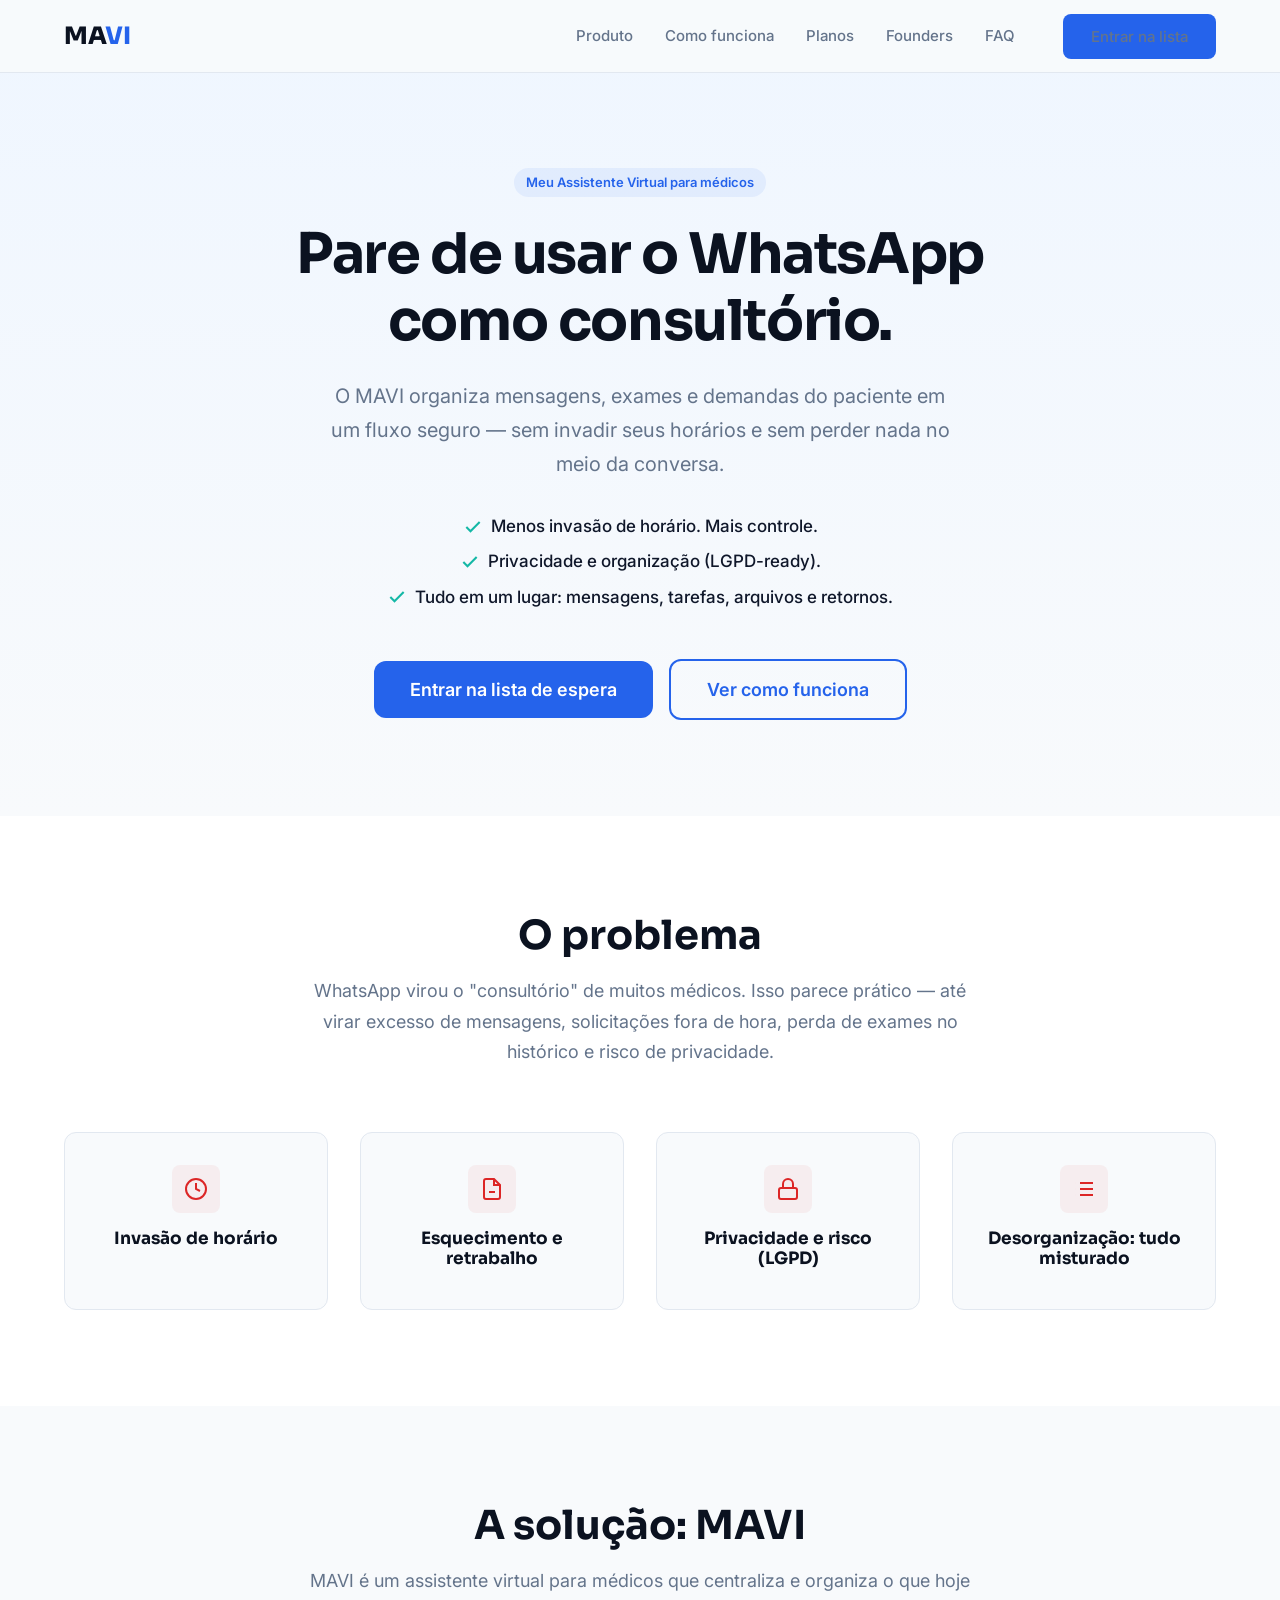
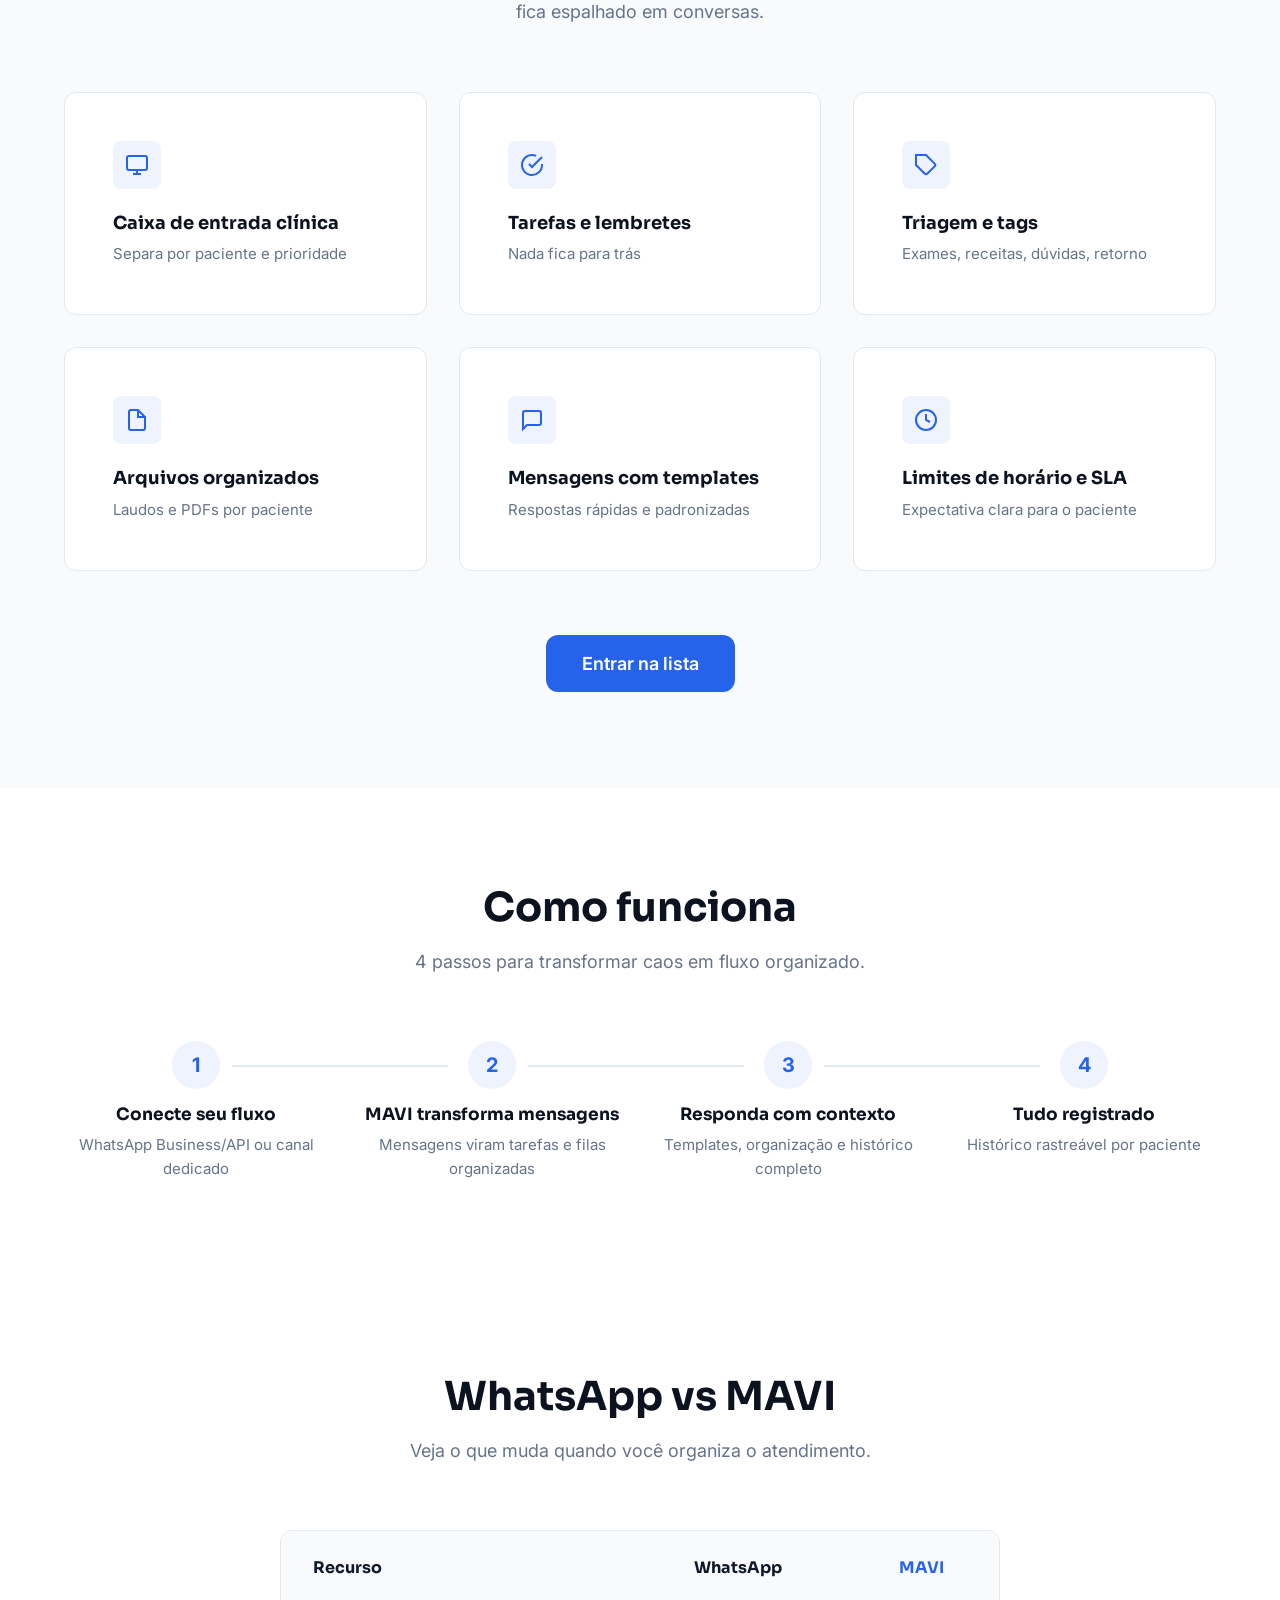
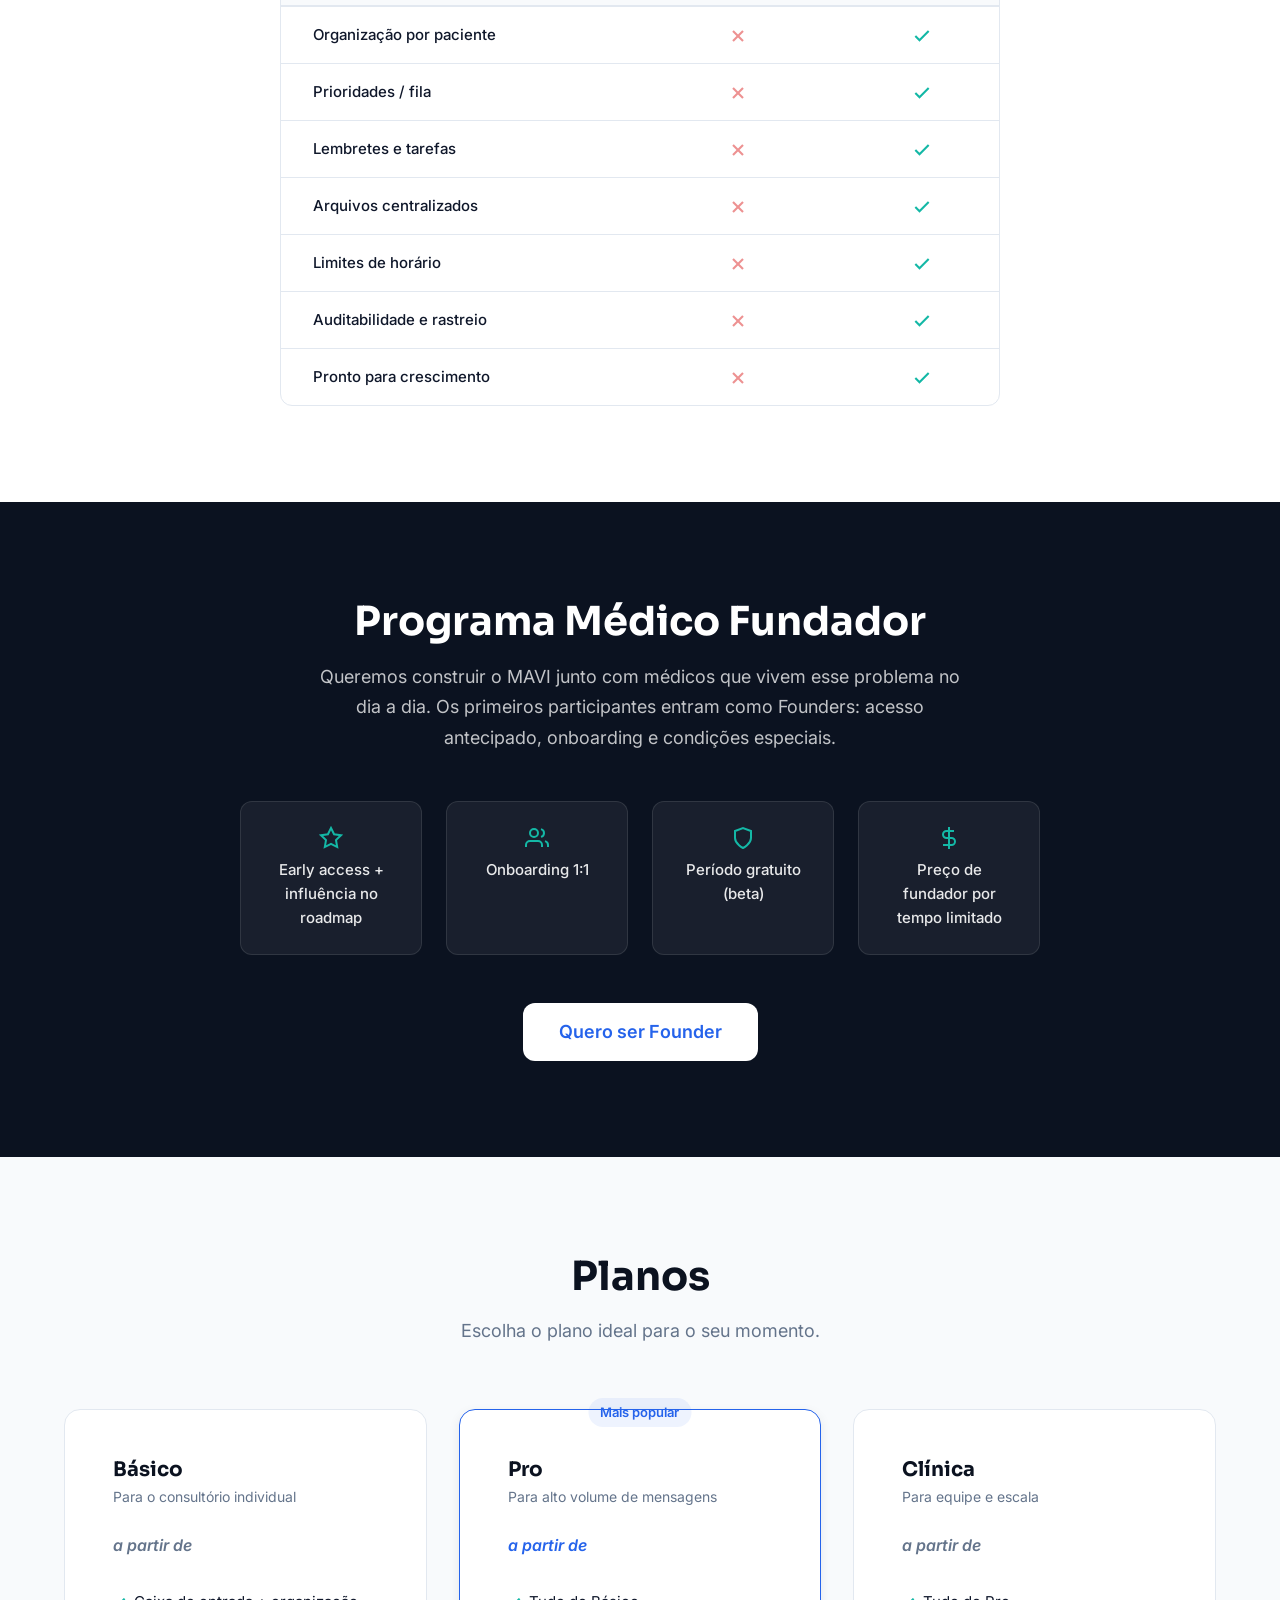
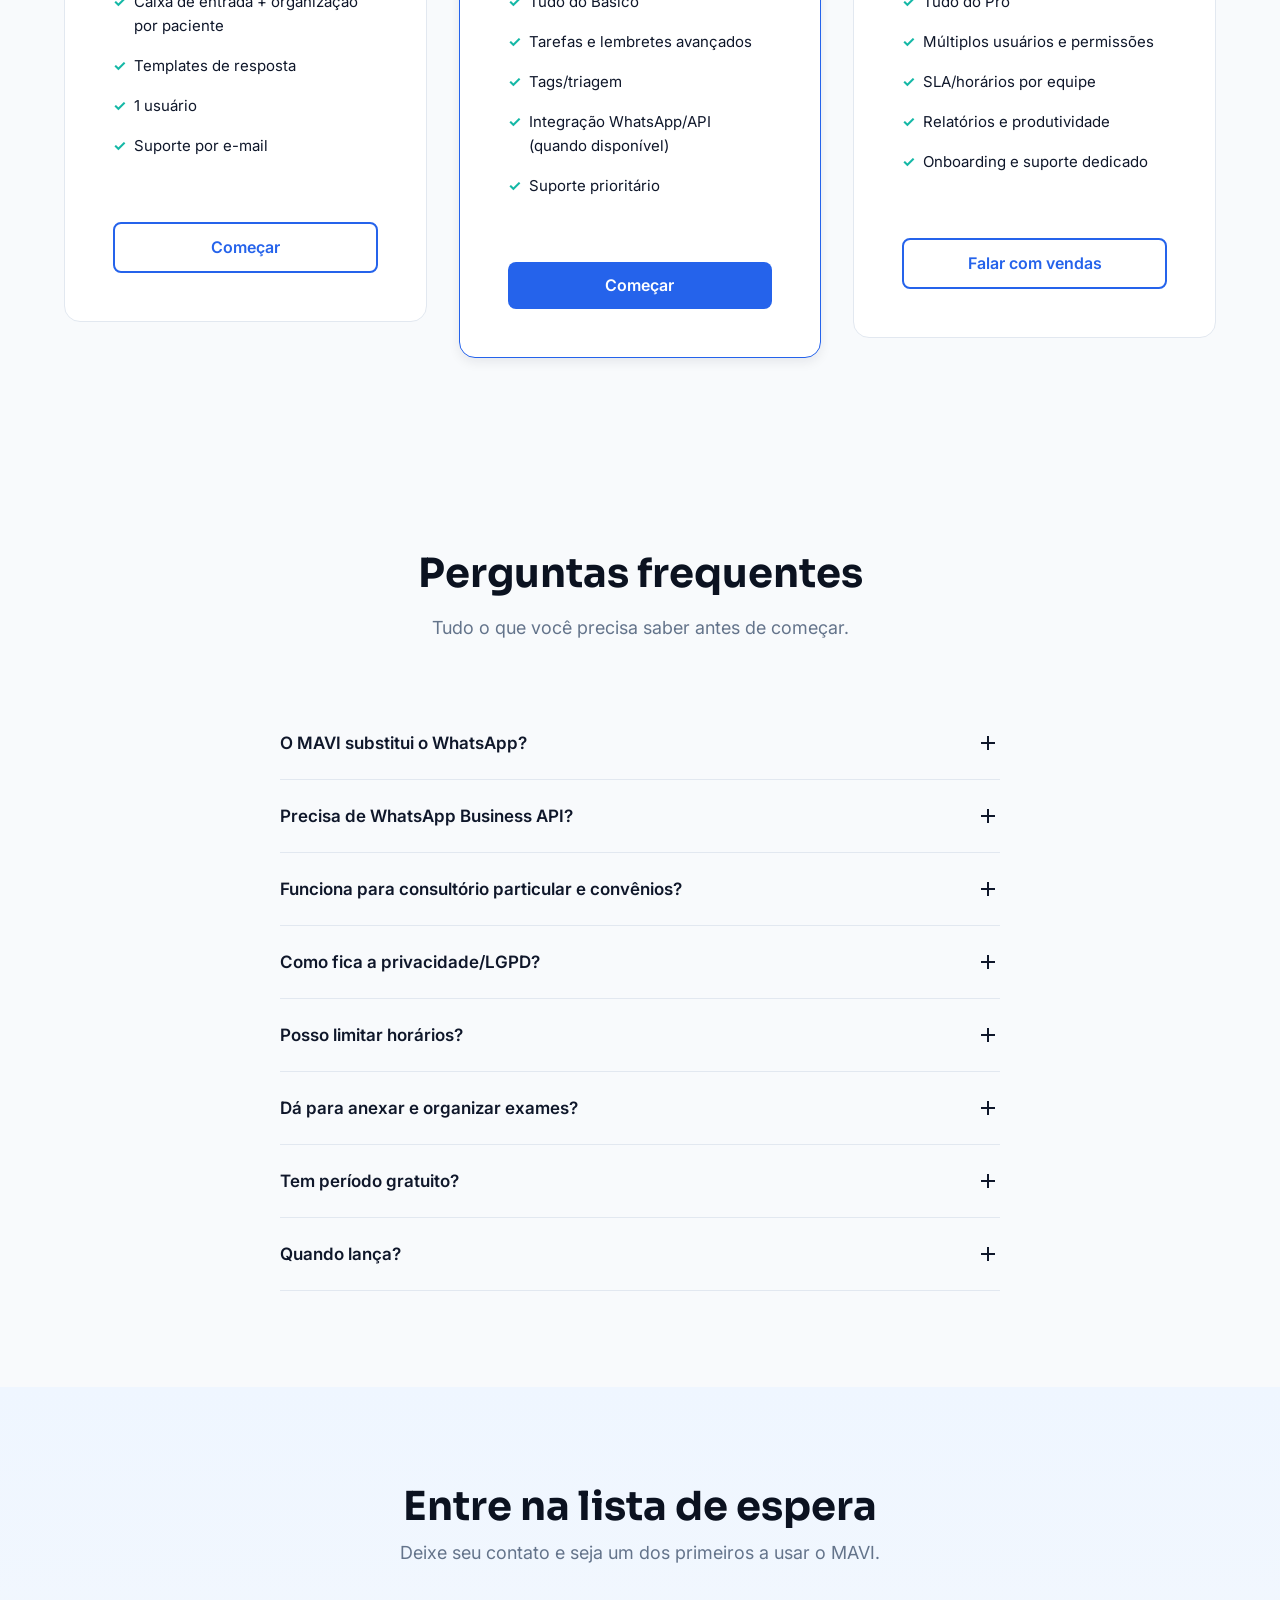
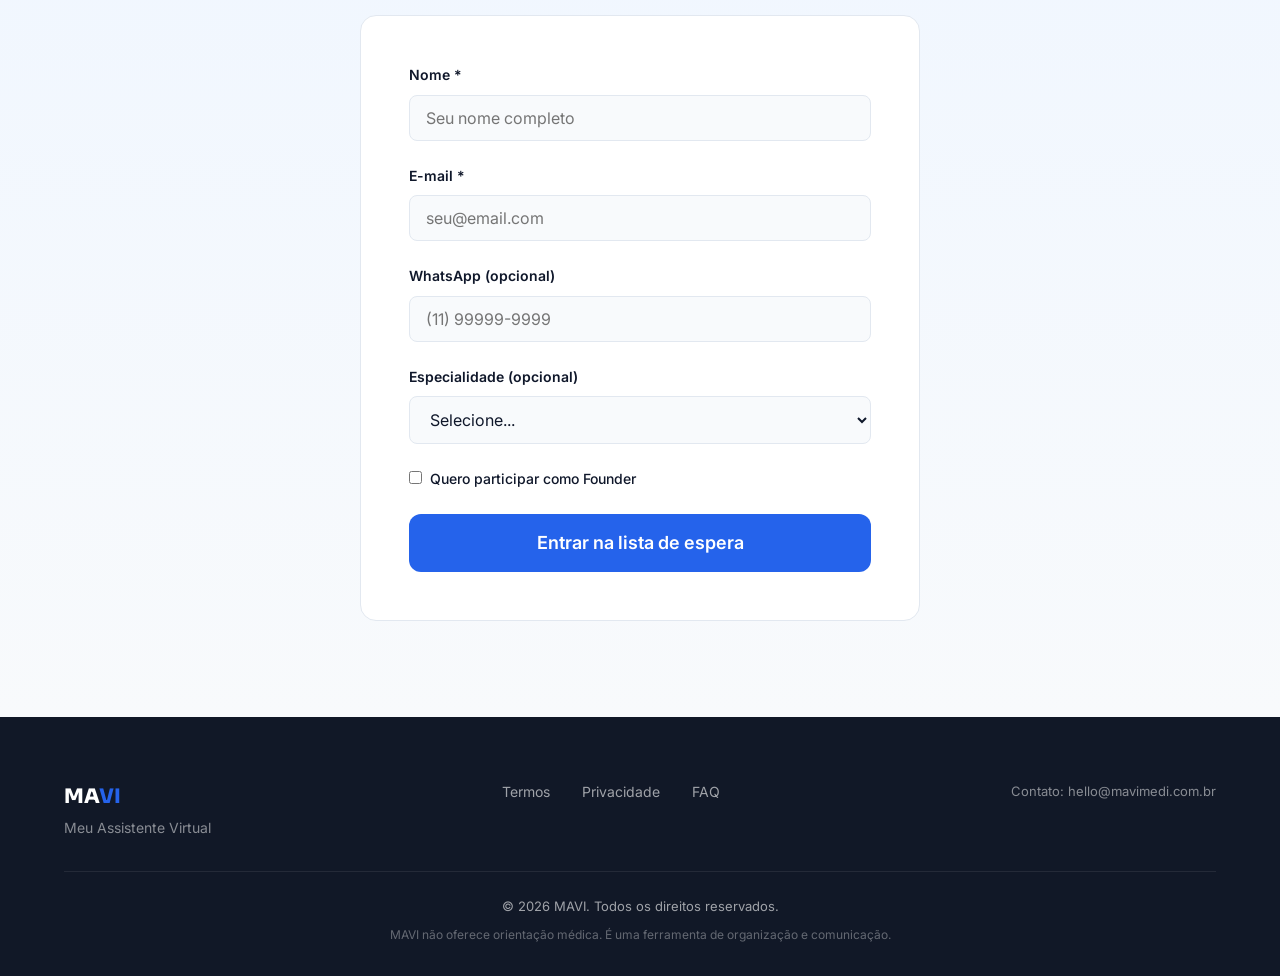
<file: index.html>
<!DOCTYPE html>
<html lang="pt-BR">
<head>
  <meta charset="UTF-8">
  <meta name="viewport" content="width=device-width, initial-scale=1.0">
  <title>MAVI — Pare de usar o WhatsApp como consultório</title>
  <meta name="description" content="MAVI organiza mensagens, exames e demandas do paciente em um fluxo seguro — sem invadir seus horários e sem perder nada no meio da conversa.">

  <!-- Open Graph -->
  <meta property="og:type" content="website">
  <meta property="og:title" content="MAVI — Pare de usar o WhatsApp como consultório">
  <meta property="og:description" content="Organize demandas, mensagens e arquivos do consultório em um fluxo seguro. LGPD-ready, com limites de horário e rastreabilidade.">
  <meta property="og:image" content="assets/img/og-image.png">
  <meta property="og:url" content="https://mavi-lp.onrender.com">
  <meta property="og:locale" content="pt_BR">

  <!-- Favicon -->
  <link rel="icon" type="image/png" href="assets/img/favicon.png">

  <!-- Fonts -->
  <link rel="preconnect" href="https://fonts.googleapis.com">
  <link rel="preconnect" href="https://fonts.gstatic.com" crossorigin>
  <link href="https://fonts.googleapis.com/css2?family=Inter:wght@400;500;600;700&family=Sora:wght@600;700;800&display=swap" rel="stylesheet">

  <!-- Styles -->
  <link rel="stylesheet" href="assets/css/styles.css">

  <!-- Schema.org -->
  <script type="application/ld+json">
  {
    "@context": "https://schema.org",
    "@type": "SoftwareApplication",
    "name": "MAVI",
    "description": "Meu Assistente Virtual — ferramenta de organização e comunicação para médicos e consultórios.",
    "applicationCategory": "HealthApplication",
    "operatingSystem": "Web",
    "offers": {
      "@type": "AggregateOffer",
      "priceCurrency": "BRL",
      "availability": "https://schema.org/PreOrder"
    }
  }
  </script>

  <!-- Google Analytics (GA4) — replace G-XXXXXXXXXX with your Measurement ID -->
  <!-- <script async src="https://www.googletagmanager.com/gtag/js?id=G-XXXXXXXXXX"></script>
  <script>
    window.dataLayer = window.dataLayer || [];
    function gtag(){dataLayer.push(arguments);}
    gtag('js', new Date());
    gtag('config', 'G-XXXXXXXXXX');
  </script> -->
</head>
<body>

  <!-- ════════════ NAVBAR ════════════ -->
  <nav class="navbar" role="navigation" aria-label="Navegação principal">
    <div class="container navbar__inner">
      <a href="/" class="navbar__logo" aria-label="MAVI — Início">MA<span>VI</span></a>

      <button class="navbar__toggle" aria-expanded="false" aria-controls="navLinks" aria-label="Abrir menu">
        <span></span><span></span><span></span>
      </button>

      <div class="navbar__links" id="navLinks">
        <a href="#produto">Produto</a>
        <a href="#como-funciona">Como funciona</a>
        <a href="#planos">Planos</a>
        <a href="#founders">Founders</a>
        <a href="#faq">FAQ</a>
        <div class="navbar__cta">
          <a href="#lead-form" class="btn btn-primary" data-track="nav_cta">Entrar na lista</a>
        </div>
      </div>
    </div>
  </nav>

  <!-- ════════════ HERO ════════════ -->
  <section class="hero" id="hero">
    <div class="container">

      <!-- Variant A: Anti-WhatsApp (default) -->
      <div data-variant="a">
        <div class="hero__badge">
          <span class="badge">Meu Assistente Virtual para médicos</span>
        </div>
        <h1 class="hero__title">Pare de usar o WhatsApp como consultório.</h1>
        <p class="hero__subtitle">O MAVI organiza mensagens, exames e demandas do paciente em um fluxo seguro — sem invadir seus horários e sem perder nada no meio da conversa.</p>
        <ul class="hero__bullets">
          <li>
            <svg viewBox="0 0 24 24" fill="none" stroke="currentColor" stroke-width="2.5" aria-hidden="true"><polyline points="20 6 9 17 4 12"/></svg>
            Menos invasão de horário. Mais controle.
          </li>
          <li>
            <svg viewBox="0 0 24 24" fill="none" stroke="currentColor" stroke-width="2.5" aria-hidden="true"><polyline points="20 6 9 17 4 12"/></svg>
            Privacidade e organização (LGPD-ready).
          </li>
          <li>
            <svg viewBox="0 0 24 24" fill="none" stroke="currentColor" stroke-width="2.5" aria-hidden="true"><polyline points="20 6 9 17 4 12"/></svg>
            Tudo em um lugar: mensagens, tarefas, arquivos e retornos.
          </li>
        </ul>
        <div class="hero__actions">
          <a href="#lead-form" class="btn btn-primary btn-lg" data-track="hero_cta_primary">Entrar na lista de espera</a>
          <a href="#como-funciona" class="btn btn-secondary btn-lg" data-track="hero_cta_secondary">Ver como funciona</a>
        </div>
      </div>

      <!-- Variant B: Premium serenity -->
      <div data-variant="b" hidden>
        <div class="hero__badge">
          <span class="badge">Meu Assistente Virtual para médicos</span>
        </div>
        <h1 class="hero__title">Seu consultório digital com tranquilidade.</h1>
        <p class="hero__subtitle">MAVI (Meu Assistente Virtual) transforma o caos do WhatsApp em organização, segurança e previsibilidade — para você e seus pacientes.</p>
        <ul class="hero__bullets">
          <li>
            <svg viewBox="0 0 24 24" fill="none" stroke="currentColor" stroke-width="2.5" aria-hidden="true"><polyline points="20 6 9 17 4 12"/></svg>
            Organize demandas sem estresse.
          </li>
          <li>
            <svg viewBox="0 0 24 24" fill="none" stroke="currentColor" stroke-width="2.5" aria-hidden="true"><polyline points="20 6 9 17 4 12"/></svg>
            Fluxo seguro e profissional.
          </li>
          <li>
            <svg viewBox="0 0 24 24" fill="none" stroke="currentColor" stroke-width="2.5" aria-hidden="true"><polyline points="20 6 9 17 4 12"/></svg>
            Atendimento com limites e clareza.
          </li>
        </ul>
        <div class="hero__actions">
          <a href="#lead-form" class="btn btn-primary btn-lg" data-track="hero_cta_primary">Quero conhecer o MAVI</a>
          <a href="#como-funciona" class="btn btn-secondary btn-lg" data-track="hero_cta_secondary">Como funciona</a>
        </div>
      </div>

    </div>
  </section>

  <!-- ════════════ O PROBLEMA ════════════ -->
  <section class="section problem" id="problema">
    <div class="container">
      <h2 class="section-title">O problema</h2>
      <p class="problem__intro">WhatsApp virou o "consultório" de muitos médicos. Isso parece prático — até virar excesso de mensagens, solicitações fora de hora, perda de exames no histórico e risco de privacidade.</p>

      <div class="problem__grid">
        <div class="problem__card" data-animate>
          <div class="problem__icon" aria-hidden="true">
            <svg viewBox="0 0 24 24" fill="none" stroke="currentColor" stroke-width="2"><circle cx="12" cy="12" r="10"/><polyline points="12 6 12 12 16 14"/></svg>
          </div>
          <h3>Invasão de horário</h3>
        </div>
        <div class="problem__card" data-animate>
          <div class="problem__icon" aria-hidden="true">
            <svg viewBox="0 0 24 24" fill="none" stroke="currentColor" stroke-width="2"><path d="M14 2H6a2 2 0 0 0-2 2v16a2 2 0 0 0 2 2h12a2 2 0 0 0 2-2V8z"/><polyline points="14 2 14 8 20 8"/><line x1="9" y1="15" x2="15" y2="15"/></svg>
          </div>
          <h3>Esquecimento e retrabalho</h3>
        </div>
        <div class="problem__card" data-animate>
          <div class="problem__icon" aria-hidden="true">
            <svg viewBox="0 0 24 24" fill="none" stroke="currentColor" stroke-width="2"><rect x="3" y="11" width="18" height="11" rx="2" ry="2"/><path d="M7 11V7a5 5 0 0 1 10 0v4"/></svg>
          </div>
          <h3>Privacidade e risco (LGPD)</h3>
        </div>
        <div class="problem__card" data-animate>
          <div class="problem__icon" aria-hidden="true">
            <svg viewBox="0 0 24 24" fill="none" stroke="currentColor" stroke-width="2"><line x1="8" y1="6" x2="21" y2="6"/><line x1="8" y1="12" x2="21" y2="12"/><line x1="8" y1="18" x2="21" y2="18"/><line x1="3" y1="6" x2="3.01" y2="6"/><line x1="3" y1="12" x2="3.01" y2="12"/><line x1="3" y1="18" x2="3.01" y2="18"/></svg>
          </div>
          <h3>Desorganização: tudo misturado</h3>
        </div>
      </div>
    </div>
  </section>

  <!-- ════════════ A SOLUÇÃO: MAVI ════════════ -->
  <section class="section solution" id="produto">
    <div class="container">
      <h2 class="section-title">A solução: MAVI</h2>
      <p class="solution__intro">MAVI é um assistente virtual para médicos que centraliza e organiza o que hoje fica espalhado em conversas.</p>

      <div class="solution__grid">
        <div class="solution__card" data-animate>
          <div class="solution__card-icon" aria-hidden="true">
            <svg viewBox="0 0 24 24" fill="none" stroke="currentColor" stroke-width="2"><rect x="2" y="3" width="20" height="14" rx="2"/><line x1="8" y1="21" x2="16" y2="21"/><line x1="12" y1="17" x2="12" y2="21"/></svg>
          </div>
          <h3>Caixa de entrada clínica</h3>
          <p>Separa por paciente e prioridade</p>
        </div>
        <div class="solution__card" data-animate>
          <div class="solution__card-icon" aria-hidden="true">
            <svg viewBox="0 0 24 24" fill="none" stroke="currentColor" stroke-width="2"><path d="M22 11.08V12a10 10 0 1 1-5.93-9.14"/><polyline points="22 4 12 14.01 9 11.01"/></svg>
          </div>
          <h3>Tarefas e lembretes</h3>
          <p>Nada fica para trás</p>
        </div>
        <div class="solution__card" data-animate>
          <div class="solution__card-icon" aria-hidden="true">
            <svg viewBox="0 0 24 24" fill="none" stroke="currentColor" stroke-width="2"><path d="M20.59 13.41l-7.17 7.17a2 2 0 0 1-2.83 0L2 12V2h10l8.59 8.59a2 2 0 0 1 0 2.82z"/><line x1="7" y1="7" x2="7.01" y2="7"/></svg>
          </div>
          <h3>Triagem e tags</h3>
          <p>Exames, receitas, dúvidas, retorno</p>
        </div>
        <div class="solution__card" data-animate>
          <div class="solution__card-icon" aria-hidden="true">
            <svg viewBox="0 0 24 24" fill="none" stroke="currentColor" stroke-width="2"><path d="M13 2H6a2 2 0 0 0-2 2v16a2 2 0 0 0 2 2h12a2 2 0 0 0 2-2V9z"/><polyline points="13 2 13 9 20 9"/></svg>
          </div>
          <h3>Arquivos organizados</h3>
          <p>Laudos e PDFs por paciente</p>
        </div>
        <div class="solution__card" data-animate>
          <div class="solution__card-icon" aria-hidden="true">
            <svg viewBox="0 0 24 24" fill="none" stroke="currentColor" stroke-width="2"><path d="M21 15a2 2 0 0 1-2 2H7l-4 4V5a2 2 0 0 1 2-2h14a2 2 0 0 1 2 2z"/></svg>
          </div>
          <h3>Mensagens com templates</h3>
          <p>Respostas rápidas e padronizadas</p>
        </div>
        <div class="solution__card" data-animate>
          <div class="solution__card-icon" aria-hidden="true">
            <svg viewBox="0 0 24 24" fill="none" stroke="currentColor" stroke-width="2"><circle cx="12" cy="12" r="10"/><polyline points="12 6 12 12 16 14"/></svg>
          </div>
          <h3>Limites de horário e SLA</h3>
          <p>Expectativa clara para o paciente</p>
        </div>
      </div>

      <div class="solution__cta">
        <a href="#lead-form" class="btn btn-primary btn-lg" data-track="solution_cta">Entrar na lista</a>
      </div>
    </div>
  </section>

  <!-- ════════════ COMO FUNCIONA ════════════ -->
  <section class="section" id="como-funciona" style="background: var(--mavi-white);">
    <div class="container">
      <h2 class="section-title">Como funciona</h2>
      <p class="section-subtitle">4 passos para transformar caos em fluxo organizado.</p>

      <div class="how-it-works__steps">
        <div class="step" data-animate>
          <div class="step__number">1</div>
          <h3>Conecte seu fluxo</h3>
          <p>WhatsApp Business/API ou canal dedicado</p>
        </div>
        <div class="step" data-animate>
          <div class="step__number">2</div>
          <h3>MAVI transforma mensagens</h3>
          <p>Mensagens viram tarefas e filas organizadas</p>
        </div>
        <div class="step" data-animate>
          <div class="step__number">3</div>
          <h3>Responda com contexto</h3>
          <p>Templates, organização e histórico completo</p>
        </div>
        <div class="step" data-animate>
          <div class="step__number">4</div>
          <h3>Tudo registrado</h3>
          <p>Histórico rastreável por paciente</p>
        </div>
      </div>
    </div>
  </section>

  <!-- ════════════ WHATSAPP vs MAVI ════════════ -->
  <section class="section comparison">
    <div class="container">
      <h2 class="section-title">WhatsApp vs MAVI</h2>
      <p class="section-subtitle">Veja o que muda quando você organiza o atendimento.</p>

      <div class="comparison__table" data-animate>
        <table>
          <thead>
            <tr>
              <th>Recurso</th>
              <th>WhatsApp</th>
              <th>MAVI</th>
            </tr>
          </thead>
          <tbody>
            <tr>
              <td>Organização por paciente</td>
              <td><span class="comparison__cross" aria-label="Não"><svg viewBox="0 0 24 24" fill="none" stroke="currentColor" stroke-width="2.5"><line x1="18" y1="6" x2="6" y2="18"/><line x1="6" y1="6" x2="18" y2="18"/></svg></span></td>
              <td><span class="comparison__check" aria-label="Sim"><svg viewBox="0 0 24 24" fill="none" stroke="currentColor" stroke-width="2.5"><polyline points="20 6 9 17 4 12"/></svg></span></td>
            </tr>
            <tr>
              <td>Prioridades / fila</td>
              <td><span class="comparison__cross" aria-label="Não"><svg viewBox="0 0 24 24" fill="none" stroke="currentColor" stroke-width="2.5"><line x1="18" y1="6" x2="6" y2="18"/><line x1="6" y1="6" x2="18" y2="18"/></svg></span></td>
              <td><span class="comparison__check" aria-label="Sim"><svg viewBox="0 0 24 24" fill="none" stroke="currentColor" stroke-width="2.5"><polyline points="20 6 9 17 4 12"/></svg></span></td>
            </tr>
            <tr>
              <td>Lembretes e tarefas</td>
              <td><span class="comparison__cross" aria-label="Não"><svg viewBox="0 0 24 24" fill="none" stroke="currentColor" stroke-width="2.5"><line x1="18" y1="6" x2="6" y2="18"/><line x1="6" y1="6" x2="18" y2="18"/></svg></span></td>
              <td><span class="comparison__check" aria-label="Sim"><svg viewBox="0 0 24 24" fill="none" stroke="currentColor" stroke-width="2.5"><polyline points="20 6 9 17 4 12"/></svg></span></td>
            </tr>
            <tr>
              <td>Arquivos centralizados</td>
              <td><span class="comparison__cross" aria-label="Não"><svg viewBox="0 0 24 24" fill="none" stroke="currentColor" stroke-width="2.5"><line x1="18" y1="6" x2="6" y2="18"/><line x1="6" y1="6" x2="18" y2="18"/></svg></span></td>
              <td><span class="comparison__check" aria-label="Sim"><svg viewBox="0 0 24 24" fill="none" stroke="currentColor" stroke-width="2.5"><polyline points="20 6 9 17 4 12"/></svg></span></td>
            </tr>
            <tr>
              <td>Limites de horário</td>
              <td><span class="comparison__cross" aria-label="Não"><svg viewBox="0 0 24 24" fill="none" stroke="currentColor" stroke-width="2.5"><line x1="18" y1="6" x2="6" y2="18"/><line x1="6" y1="6" x2="18" y2="18"/></svg></span></td>
              <td><span class="comparison__check" aria-label="Sim"><svg viewBox="0 0 24 24" fill="none" stroke="currentColor" stroke-width="2.5"><polyline points="20 6 9 17 4 12"/></svg></span></td>
            </tr>
            <tr>
              <td>Auditabilidade e rastreio</td>
              <td><span class="comparison__cross" aria-label="Não"><svg viewBox="0 0 24 24" fill="none" stroke="currentColor" stroke-width="2.5"><line x1="18" y1="6" x2="6" y2="18"/><line x1="6" y1="6" x2="18" y2="18"/></svg></span></td>
              <td><span class="comparison__check" aria-label="Sim"><svg viewBox="0 0 24 24" fill="none" stroke="currentColor" stroke-width="2.5"><polyline points="20 6 9 17 4 12"/></svg></span></td>
            </tr>
            <tr>
              <td>Pronto para crescimento</td>
              <td><span class="comparison__cross" aria-label="Não"><svg viewBox="0 0 24 24" fill="none" stroke="currentColor" stroke-width="2.5"><line x1="18" y1="6" x2="6" y2="18"/><line x1="6" y1="6" x2="18" y2="18"/></svg></span></td>
              <td><span class="comparison__check" aria-label="Sim"><svg viewBox="0 0 24 24" fill="none" stroke="currentColor" stroke-width="2.5"><polyline points="20 6 9 17 4 12"/></svg></span></td>
            </tr>
          </tbody>
        </table>
      </div>
    </div>
  </section>

  <!-- ════════════ FOUNDERS PROGRAM ════════════ -->
  <section class="section founders" id="founders">
    <div class="container">
      <h2 class="section-title">Programa Médico Fundador</h2>
      <p class="founders__copy">Queremos construir o MAVI junto com médicos que vivem esse problema no dia a dia. Os primeiros participantes entram como Founders: acesso antecipado, onboarding e condições especiais.</p>

      <div class="founders__benefits">
        <div class="founders__benefit" data-animate>
          <svg viewBox="0 0 24 24" fill="none" stroke="currentColor" stroke-width="2" aria-hidden="true"><polygon points="12 2 15.09 8.26 22 9.27 17 14.14 18.18 21.02 12 17.77 5.82 21.02 7 14.14 2 9.27 8.91 8.26 12 2"/></svg>
          Early access + influência no roadmap
        </div>
        <div class="founders__benefit" data-animate>
          <svg viewBox="0 0 24 24" fill="none" stroke="currentColor" stroke-width="2" aria-hidden="true"><path d="M17 21v-2a4 4 0 0 0-4-4H5a4 4 0 0 0-4 4v2"/><circle cx="9" cy="7" r="4"/><path d="M23 21v-2a4 4 0 0 0-3-3.87"/><path d="M16 3.13a4 4 0 0 1 0 7.75"/></svg>
          Onboarding 1:1
        </div>
        <div class="founders__benefit" data-animate>
          <svg viewBox="0 0 24 24" fill="none" stroke="currentColor" stroke-width="2" aria-hidden="true"><path d="M12 22s8-4 8-10V5l-8-3-8 3v7c0 6 8 10 8 10z"/></svg>
          Período gratuito (beta)
        </div>
        <div class="founders__benefit" data-animate>
          <svg viewBox="0 0 24 24" fill="none" stroke="currentColor" stroke-width="2" aria-hidden="true"><line x1="12" y1="1" x2="12" y2="23"/><path d="M17 5H9.5a3.5 3.5 0 0 0 0 7h5a3.5 3.5 0 0 1 0 7H6"/></svg>
          Preço de fundador por tempo limitado
        </div>
      </div>

      <a href="#lead-form" class="btn btn-white btn-lg" data-track="founders_cta" data-founder="true">Quero ser Founder</a>
    </div>
  </section>

  <!-- ════════════ PLANOS ════════════ -->
  <section class="section plans" id="planos">
    <div class="container">
      <h2 class="section-title">Planos</h2>
      <p class="section-subtitle">Escolha o plano ideal para o seu momento.</p>

      <div class="plans__grid">
        <!-- Básico -->
        <div class="plan-card" data-animate>
          <h3 class="plan-card__name">Básico</h3>
          <p class="plan-card__audience">Para o consultório individual</p>
          <div class="plan-card__price">
            <span class="plan-card__price-label">a partir de</span>
          </div>
          <ul class="plan-card__features">
            <li>Caixa de entrada + organização por paciente</li>
            <li>Templates de resposta</li>
            <li>1 usuário</li>
            <li>Suporte por e-mail</li>
          </ul>
          <a href="#lead-form" class="btn btn-secondary" data-track="plan_basico">Começar</a>
        </div>

        <!-- Pro (featured) -->
        <div class="plan-card plan-card--featured" data-animate>
          <div class="plan-card__badge"><span class="badge">Mais popular</span></div>
          <h3 class="plan-card__name">Pro</h3>
          <p class="plan-card__audience">Para alto volume de mensagens</p>
          <div class="plan-card__price">
            <span class="plan-card__price-label">a partir de</span>
          </div>
          <ul class="plan-card__features">
            <li>Tudo do Básico</li>
            <li>Tarefas e lembretes avançados</li>
            <li>Tags/triagem</li>
            <li>Integração WhatsApp/API (quando disponível)</li>
            <li>Suporte prioritário</li>
          </ul>
          <a href="#lead-form" class="btn btn-primary" data-track="plan_pro">Começar</a>
        </div>

        <!-- Clínica -->
        <div class="plan-card" data-animate>
          <h3 class="plan-card__name">Clínica</h3>
          <p class="plan-card__audience">Para equipe e escala</p>
          <div class="plan-card__price">
            <span class="plan-card__price-label">a partir de</span>
          </div>
          <ul class="plan-card__features">
            <li>Tudo do Pro</li>
            <li>Múltiplos usuários e permissões</li>
            <li>SLA/horários por equipe</li>
            <li>Relatórios e produtividade</li>
            <li>Onboarding e suporte dedicado</li>
          </ul>
          <a href="#" class="btn btn-secondary" data-open-modal data-track="plan_clinica">Falar com vendas</a>
        </div>
      </div>
    </div>
  </section>

  <!-- ════════════ FAQ ════════════ -->
  <section class="section" id="faq">
    <div class="container">
      <h2 class="section-title">Perguntas frequentes</h2>
      <p class="section-subtitle">Tudo o que você precisa saber antes de começar.</p>

      <div class="faq__list" role="list">
        <div class="faq__item" role="listitem">
          <button class="faq__question" aria-expanded="false">
            O MAVI substitui o WhatsApp?
            <svg class="faq__icon" viewBox="0 0 24 24" fill="none" stroke="currentColor" stroke-width="2" aria-hidden="true"><line x1="12" y1="5" x2="12" y2="19"/><line x1="5" y1="12" x2="19" y2="12"/></svg>
          </button>
          <div class="faq__answer" role="region">
            <p>Não. O MAVI não substitui o WhatsApp — ele organiza, cria um canal profissional e integra com seu fluxo. Você continua atendendo pelo WhatsApp; o MAVI transforma mensagens em tarefas, filas e registros para que nada se perca.</p>
          </div>
        </div>

        <div class="faq__item" role="listitem">
          <button class="faq__question" aria-expanded="false">
            Precisa de WhatsApp Business API?
            <svg class="faq__icon" viewBox="0 0 24 24" fill="none" stroke="currentColor" stroke-width="2" aria-hidden="true"><line x1="12" y1="5" x2="12" y2="19"/><line x1="5" y1="12" x2="19" y2="12"/></svg>
          </button>
          <div class="faq__answer" role="region">
            <p>Não necessariamente. O MAVI pode funcionar com o WhatsApp Business API quando disponível, mas também opera com canais dedicados e fluxos alternativos. No onboarding, ajudamos a encontrar a melhor configuração para você.</p>
          </div>
        </div>

        <div class="faq__item" role="listitem">
          <button class="faq__question" aria-expanded="false">
            Funciona para consultório particular e convênios?
            <svg class="faq__icon" viewBox="0 0 24 24" fill="none" stroke="currentColor" stroke-width="2" aria-hidden="true"><line x1="12" y1="5" x2="12" y2="19"/><line x1="5" y1="12" x2="19" y2="12"/></svg>
          </button>
          <div class="faq__answer" role="region">
            <p>Sim. O MAVI organiza o fluxo de comunicação independentemente do modelo de atendimento. Funciona tanto para consultórios particulares quanto para quem atende por convênio ou opera em clínicas com múltiplos profissionais.</p>
          </div>
        </div>

        <div class="faq__item" role="listitem">
          <button class="faq__question" aria-expanded="false">
            Como fica a privacidade/LGPD?
            <svg class="faq__icon" viewBox="0 0 24 24" fill="none" stroke="currentColor" stroke-width="2" aria-hidden="true"><line x1="12" y1="5" x2="12" y2="19"/><line x1="5" y1="12" x2="19" y2="12"/></svg>
          </button>
          <div class="faq__answer" role="region">
            <p>O MAVI trata dados de comunicação (não dados clínicos do paciente). Seguimos boas práticas de segurança e privacidade, com criptografia e controle de acesso. A plataforma é projetada para estar em conformidade com a LGPD.</p>
          </div>
        </div>

        <div class="faq__item" role="listitem">
          <button class="faq__question" aria-expanded="false">
            Posso limitar horários?
            <svg class="faq__icon" viewBox="0 0 24 24" fill="none" stroke="currentColor" stroke-width="2" aria-hidden="true"><line x1="12" y1="5" x2="12" y2="19"/><line x1="5" y1="12" x2="19" y2="12"/></svg>
          </button>
          <div class="faq__answer" role="region">
            <p>Sim. Você define janelas de atendimento e o MAVI gerencia expectativas fora desses horários. Mensagens recebidas fora do expediente entram na fila organizada para o próximo dia, e o paciente recebe confirmação de recebimento com prazo.</p>
          </div>
        </div>

        <div class="faq__item" role="listitem">
          <button class="faq__question" aria-expanded="false">
            Dá para anexar e organizar exames?
            <svg class="faq__icon" viewBox="0 0 24 24" fill="none" stroke="currentColor" stroke-width="2" aria-hidden="true"><line x1="12" y1="5" x2="12" y2="19"/><line x1="5" y1="12" x2="19" y2="12"/></svg>
          </button>
          <div class="faq__answer" role="region">
            <p>Sim. Laudos, PDFs e imagens ficam organizados por paciente dentro do MAVI. Nada se perde no meio de conversas — tudo fica acessível e rastreável.</p>
          </div>
        </div>

        <div class="faq__item" role="listitem">
          <button class="faq__question" aria-expanded="false">
            Tem período gratuito?
            <svg class="faq__icon" viewBox="0 0 24 24" fill="none" stroke="currentColor" stroke-width="2" aria-hidden="true"><line x1="12" y1="5" x2="12" y2="19"/><line x1="5" y1="12" x2="19" y2="12"/></svg>
          </button>
          <div class="faq__answer" role="region">
            <p>Sim. Participantes do Programa Médico Fundador têm acesso gratuito durante a fase beta, com condições especiais de preço ao migrar para a versão completa.</p>
          </div>
        </div>

        <div class="faq__item" role="listitem">
          <button class="faq__question" aria-expanded="false">
            Quando lança?
            <svg class="faq__icon" viewBox="0 0 24 24" fill="none" stroke="currentColor" stroke-width="2" aria-hidden="true"><line x1="12" y1="5" x2="12" y2="19"/><line x1="5" y1="12" x2="19" y2="12"/></svg>
          </button>
          <div class="faq__answer" role="region">
            <p>Estamos em fase de desenvolvimento e onboarding de Founders. Entre na lista de espera para ser avisado assim que o acesso antecipado estiver disponível. Founders têm prioridade.</p>
          </div>
        </div>
      </div>
    </div>
  </section>

  <!-- ════════════ LEAD CAPTURE (inline) ════════════ -->
  <section class="section lead-section" id="lead-form">
    <div class="container">
      <h2 class="section-title">Entre na lista de espera</h2>
      <p class="section-subtitle">Deixe seu contato e seja um dos primeiros a usar o MAVI.</p>

      <div class="lead-form">
        <form id="inlineLeadForm" novalidate>
          <div class="form-group">
            <label for="inlineName">Nome *</label>
            <input type="text" id="inlineName" name="name" required placeholder="Seu nome completo" autocomplete="name">
            <span class="error-msg">Por favor, informe seu nome.</span>
          </div>

          <div class="form-group">
            <label for="inlineEmail">E-mail *</label>
            <input type="email" id="inlineEmail" name="email" required placeholder="seu@email.com" autocomplete="email">
            <span class="error-msg">Por favor, informe um e-mail válido.</span>
          </div>

          <div class="form-group">
            <label for="inlinePhone">WhatsApp (opcional)</label>
            <input type="tel" id="inlinePhone" name="phone" placeholder="(11) 99999-9999" autocomplete="tel">
          </div>

          <div class="form-group">
            <label for="inlineSpecialty">Especialidade (opcional)</label>
            <select id="inlineSpecialty" name="specialty">
              <option value="" selected>Selecione...</option>
              <option value="clinica-geral">Clínica Geral</option>
              <option value="pediatria">Pediatria</option>
              <option value="dermatologia">Dermatologia</option>
              <option value="cardiologia">Cardiologia</option>
              <option value="ortopedia">Ortopedia</option>
              <option value="ginecologia">Ginecologia</option>
              <option value="psiquiatria">Psiquiatria</option>
              <option value="outro">Outro</option>
            </select>
          </div>

          <div class="form-group form-group--checkbox">
            <input type="checkbox" id="inlineFounder" name="founder" value="yes">
            <label for="inlineFounder">Quero participar como Founder</label>
          </div>

          <!-- Hidden UTM fields -->
          <input type="hidden" name="utm_source" value="">
          <input type="hidden" name="utm_medium" value="">
          <input type="hidden" name="utm_campaign" value="">
          <input type="hidden" name="utm_content" value="">
          <input type="hidden" name="utm_term" value="">
          <input type="hidden" name="page_variant" value="">

          <button type="submit" class="btn btn-primary btn-lg form__submit" data-track="form_submit">Entrar na lista de espera</button>
        </form>

        <div class="form__success" id="inlineFormSuccess">
          <div class="form__success__icon" aria-hidden="true">
            <svg viewBox="0 0 24 24" fill="none" stroke="currentColor" stroke-width="2.5"><polyline points="20 6 9 17 4 12"/></svg>
          </div>
          <h3>Recebemos seu contato!</h3>
          <p>Entraremos em contato em breve. Fique de olho no seu e-mail.</p>
        </div>
      </div>
    </div>
  </section>

  <!-- ════════════ FOOTER ════════════ -->
  <footer class="footer" role="contentinfo">
    <div class="container">
      <div class="footer__inner">
        <div>
          <div class="footer__logo">MA<span>VI</span></div>
          <p class="footer__tagline">Meu Assistente Virtual</p>
        </div>
        <div class="footer__links">
          <a href="#" aria-label="Termos de uso (em breve)">Termos</a>
          <a href="/privacidade.html" aria-label="Política de privacidade">Privacidade</a>
          <a href="#faq">FAQ</a>
        </div>
        <div class="footer__contact">
          Contato: hello@mavimedi.com.br
        </div>
      </div>
      <div class="footer__bottom">
        <p>&copy; 2026 MAVI. Todos os direitos reservados.</p>
        <p class="footer__disclaimer">MAVI não oferece orientação médica. É uma ferramenta de organização e comunicação.</p>
      </div>
    </div>
  </footer>

  <!-- ════════════ MODAL — Lead Form (for CTA buttons) ════════════ -->
  <div class="modal-overlay" id="leadModal" role="dialog" aria-modal="true" aria-labelledby="modalTitle">
    <div class="modal">
      <div class="modal__header">
        <h2 class="modal__title" id="modalTitle">Entre na lista de espera</h2>
        <button class="modal__close" data-close-modal aria-label="Fechar">&times;</button>
      </div>

      <form id="modalLeadForm" novalidate>
        <div class="form-group">
          <label for="modalName">Nome *</label>
          <input type="text" id="modalName" name="name" required placeholder="Seu nome completo" autocomplete="name">
          <span class="error-msg">Por favor, informe seu nome.</span>
        </div>

        <div class="form-group">
          <label for="modalEmail">E-mail *</label>
          <input type="email" id="modalEmail" name="email" required placeholder="seu@email.com" autocomplete="email">
          <span class="error-msg">Por favor, informe um e-mail válido.</span>
        </div>

        <div class="form-group">
          <label for="modalPhone">WhatsApp (opcional)</label>
          <input type="tel" id="modalPhone" name="phone" placeholder="(11) 99999-9999" autocomplete="tel">
        </div>

        <div class="form-group">
          <label for="modalSpecialty">Especialidade (opcional)</label>
          <select id="modalSpecialty" name="specialty">
            <option value="" selected>Selecione...</option>
            <option value="clinica-geral">Clínica Geral</option>
            <option value="pediatria">Pediatria</option>
            <option value="dermatologia">Dermatologia</option>
            <option value="cardiologia">Cardiologia</option>
            <option value="ortopedia">Ortopedia</option>
            <option value="ginecologia">Ginecologia</option>
            <option value="psiquiatria">Psiquiatria</option>
            <option value="outro">Outro</option>
          </select>
        </div>

        <div class="form-group form-group--checkbox">
          <input type="checkbox" id="modalFounder" name="founder" value="yes">
          <label for="modalFounder">Quero participar como Founder</label>
        </div>

        <!-- Hidden UTM fields -->
        <input type="hidden" name="utm_source" value="">
        <input type="hidden" name="utm_medium" value="">
        <input type="hidden" name="utm_campaign" value="">
        <input type="hidden" name="utm_content" value="">
        <input type="hidden" name="utm_term" value="">
        <input type="hidden" name="page_variant" value="">

        <button type="submit" class="btn btn-primary btn-lg form__submit" data-track="modal_form_submit">Entrar na lista de espera</button>
      </form>

      <div class="form__success" id="modalFormSuccess">
        <div class="form__success__icon" aria-hidden="true">
          <svg viewBox="0 0 24 24" fill="none" stroke="currentColor" stroke-width="2.5"><polyline points="20 6 9 17 4 12"/></svg>
        </div>
        <h3>Recebemos seu contato!</h3>
        <p>Entraremos em contato em breve. Fique de olho no seu e-mail.</p>
      </div>
    </div>
  </div>

  <!-- ════════════ STICKY MOBILE CTA ════════════ -->
  <div class="sticky-cta" aria-hidden="true">
    <a href="#lead-form" class="btn btn-primary" data-track="sticky_cta">Entrar na lista</a>
  </div>

  <!-- Scripts -->
  <script src="assets/js/main.js"></script>
</body>
</html>
</file>
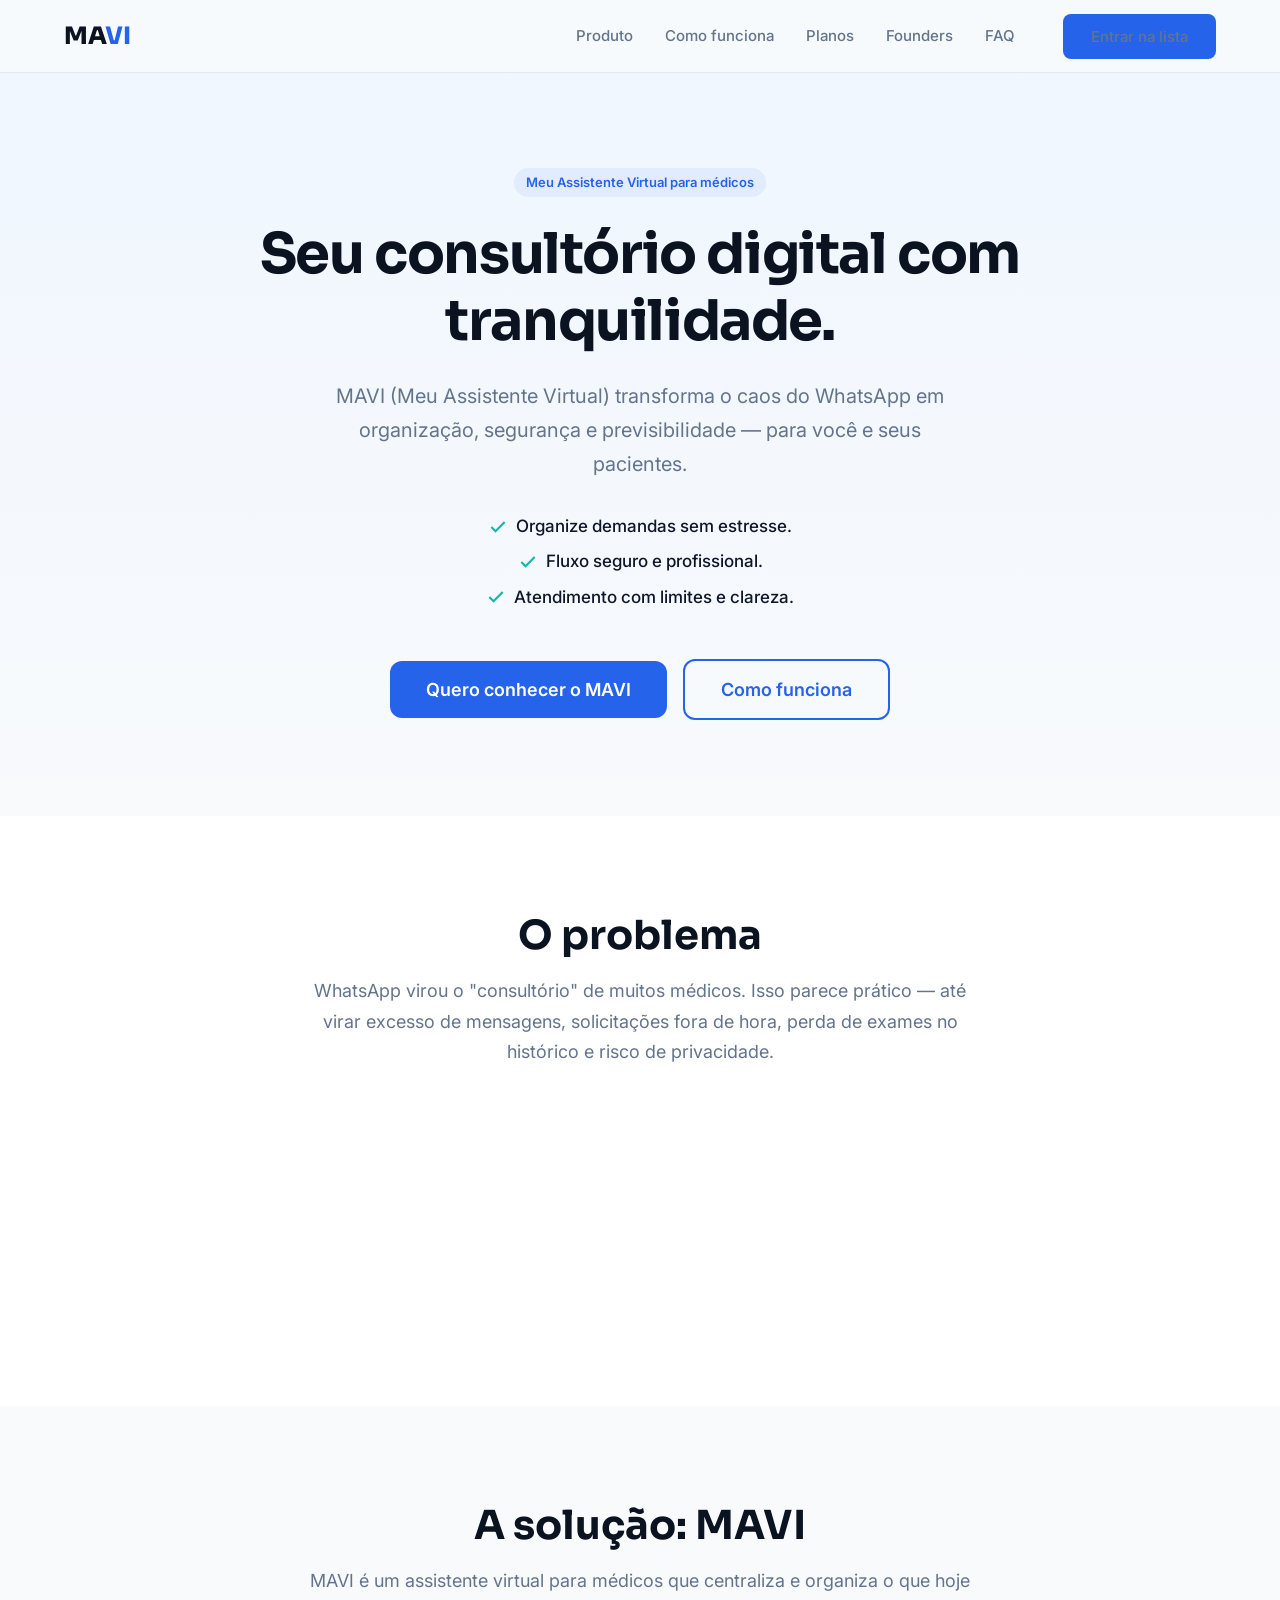
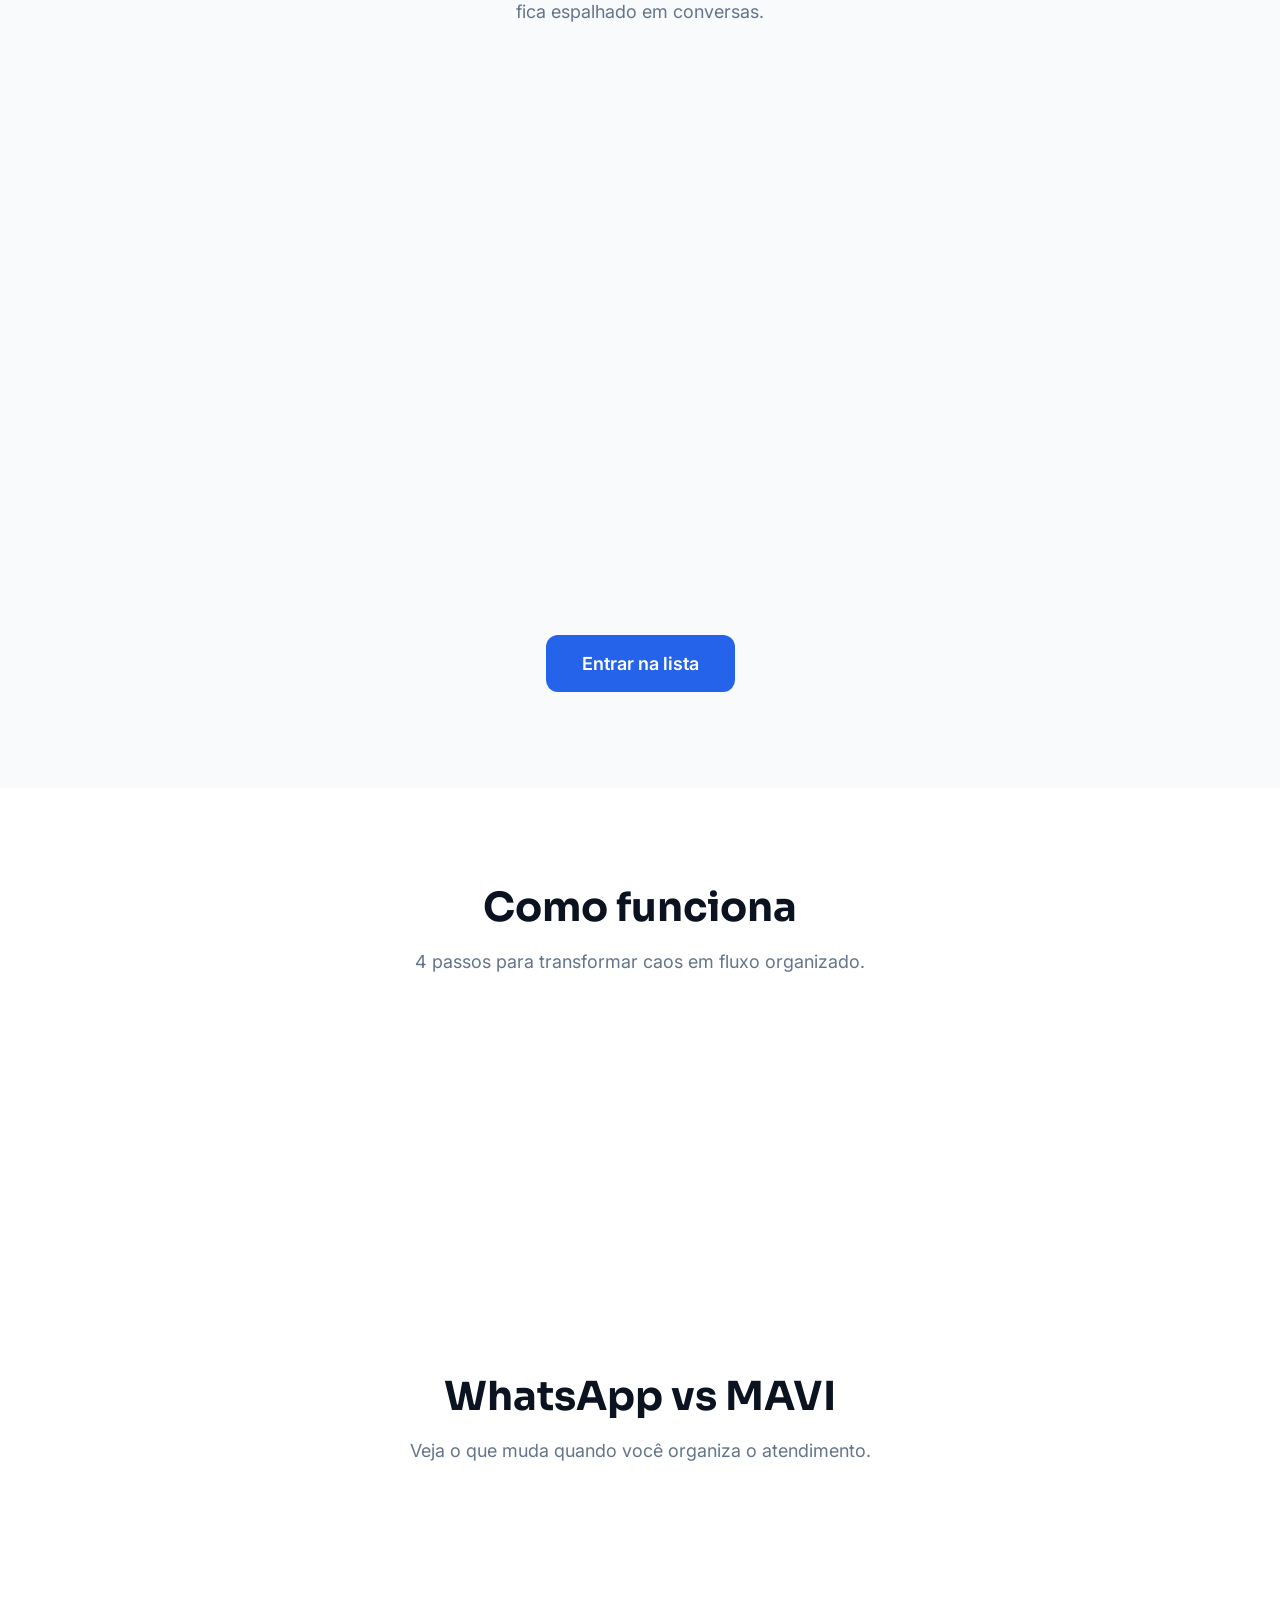
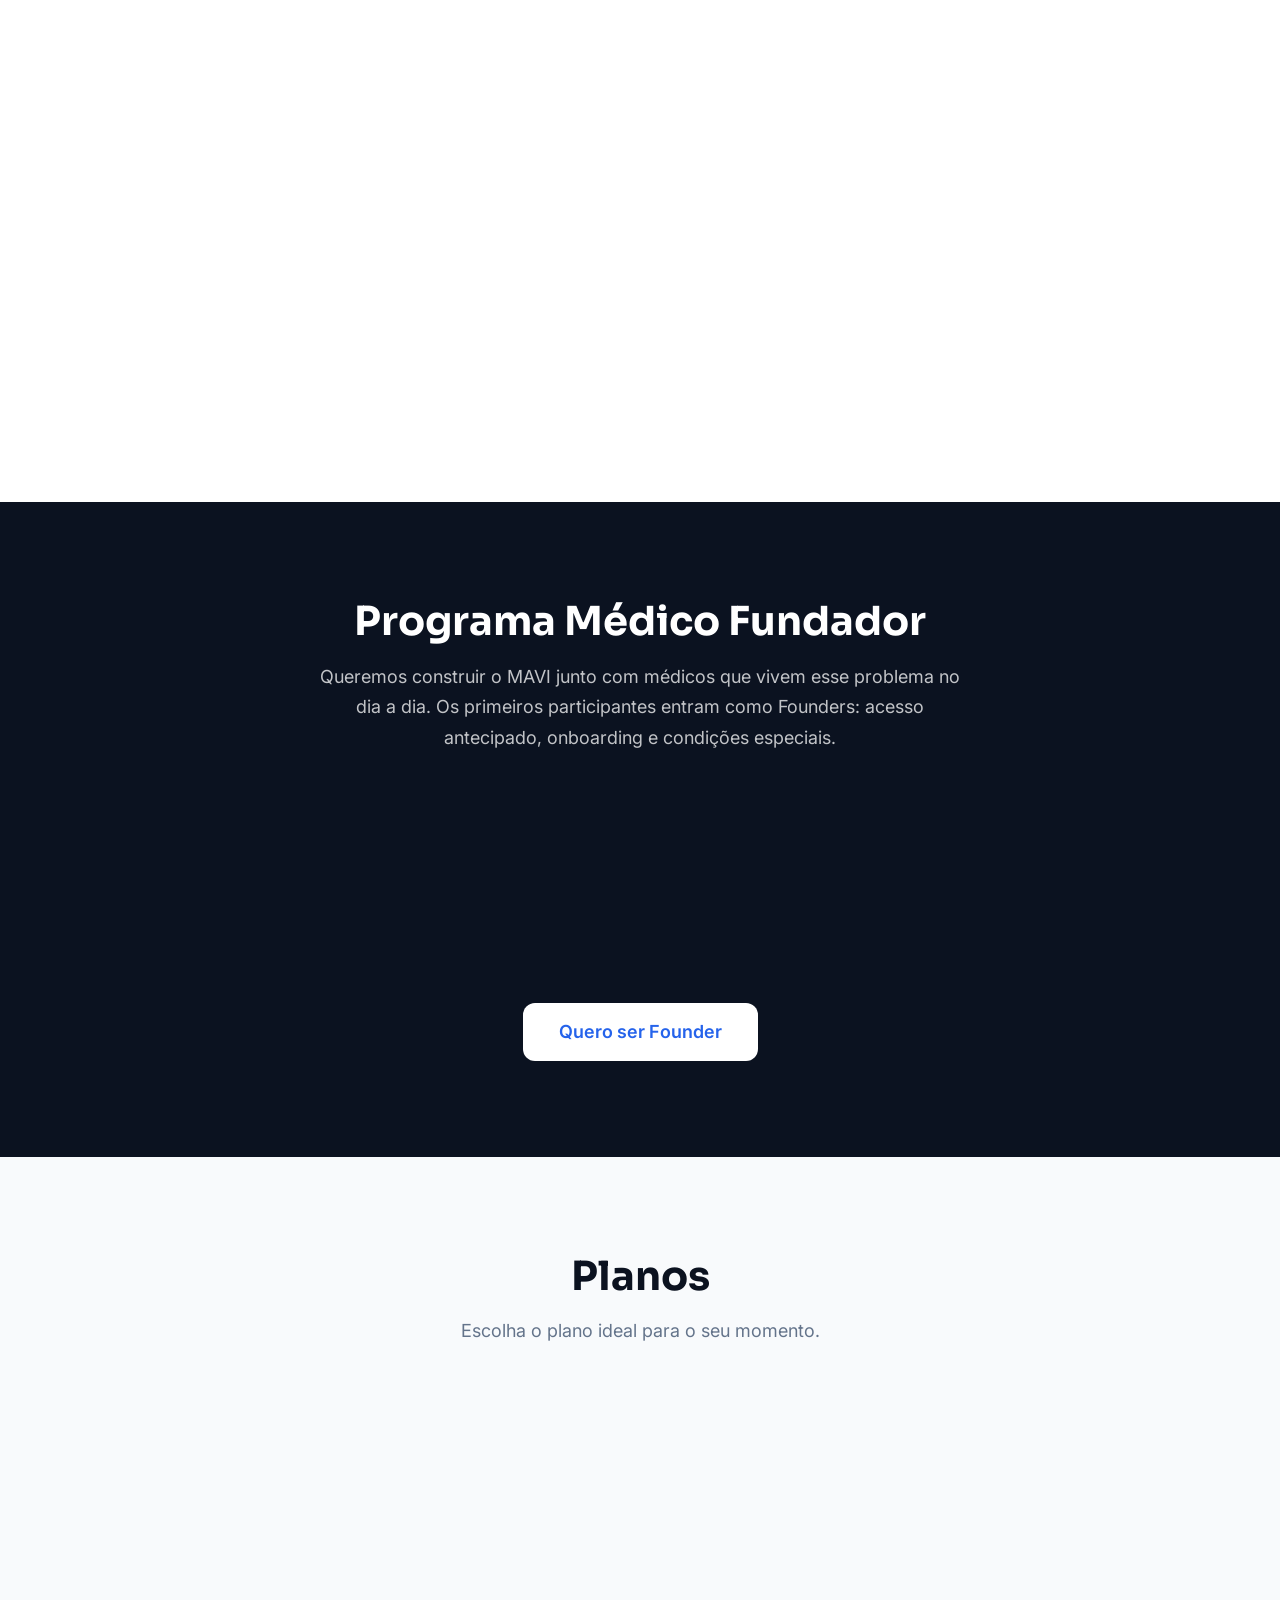
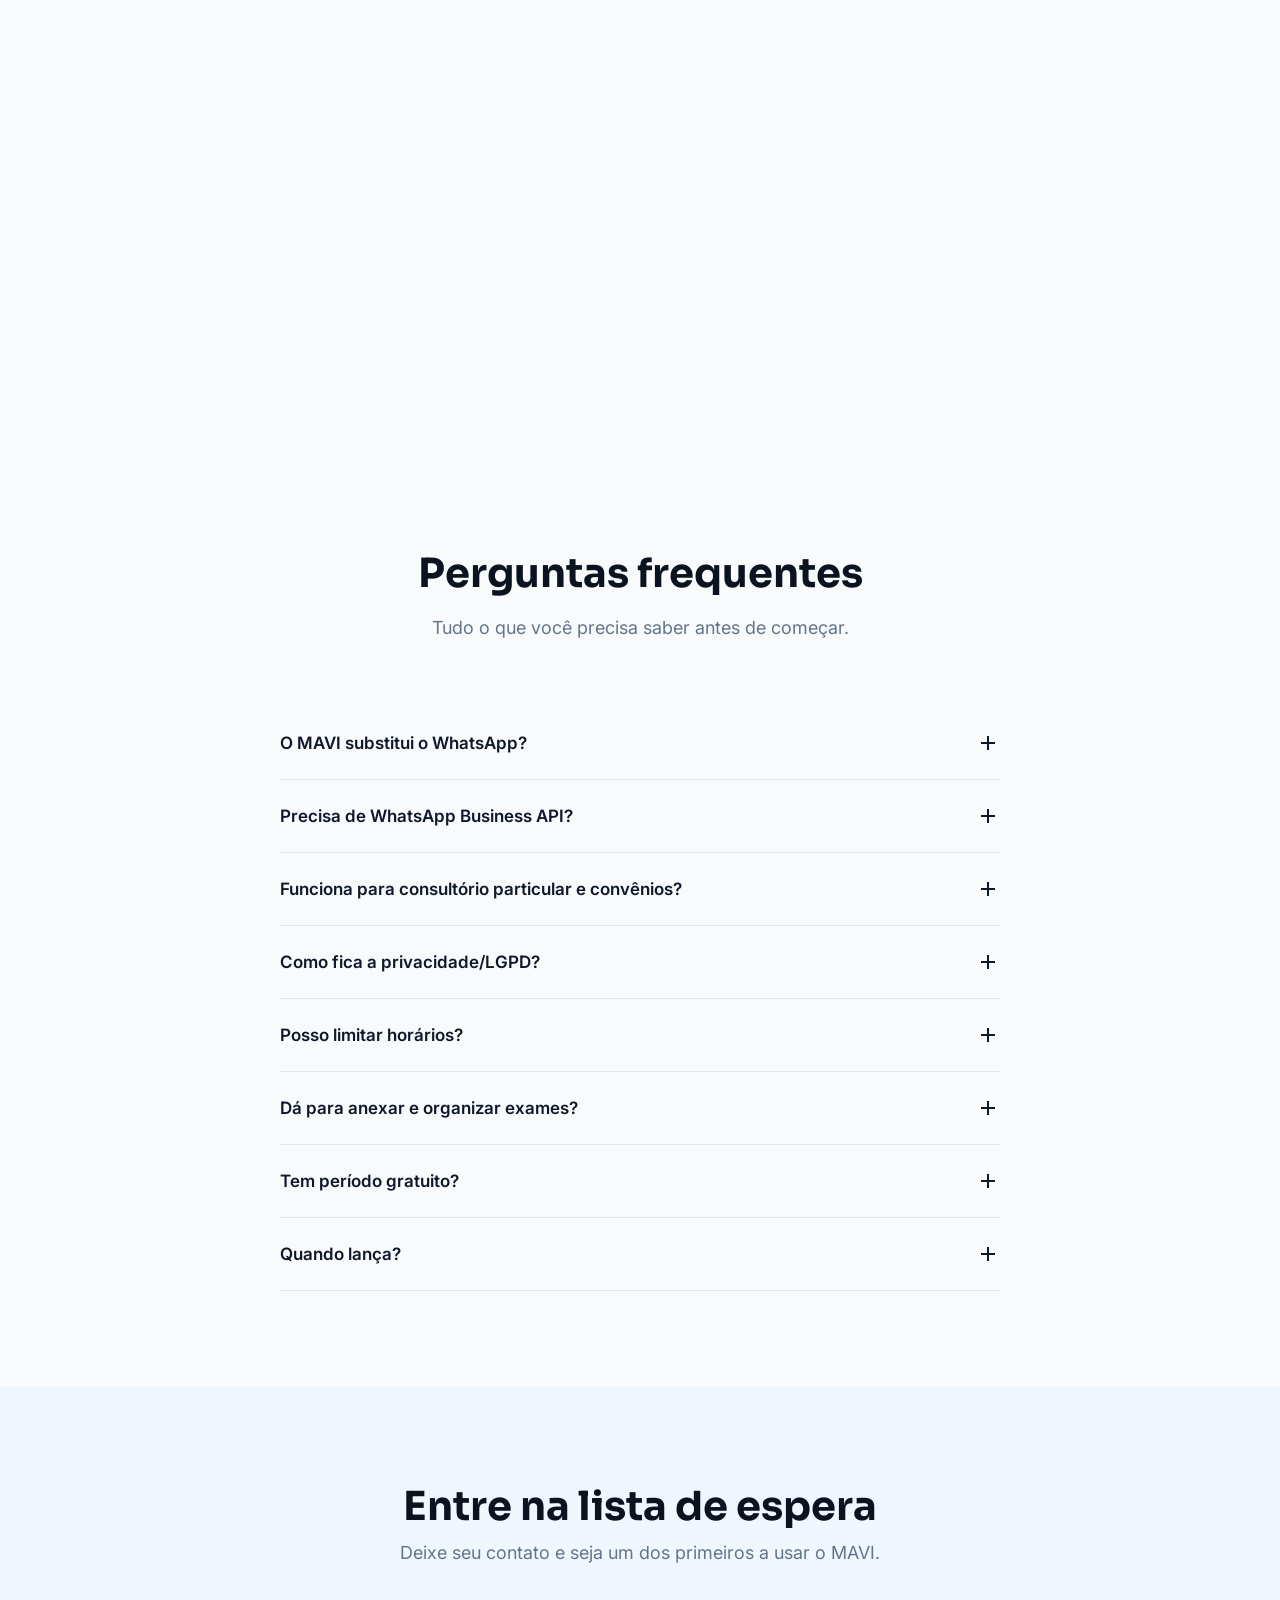
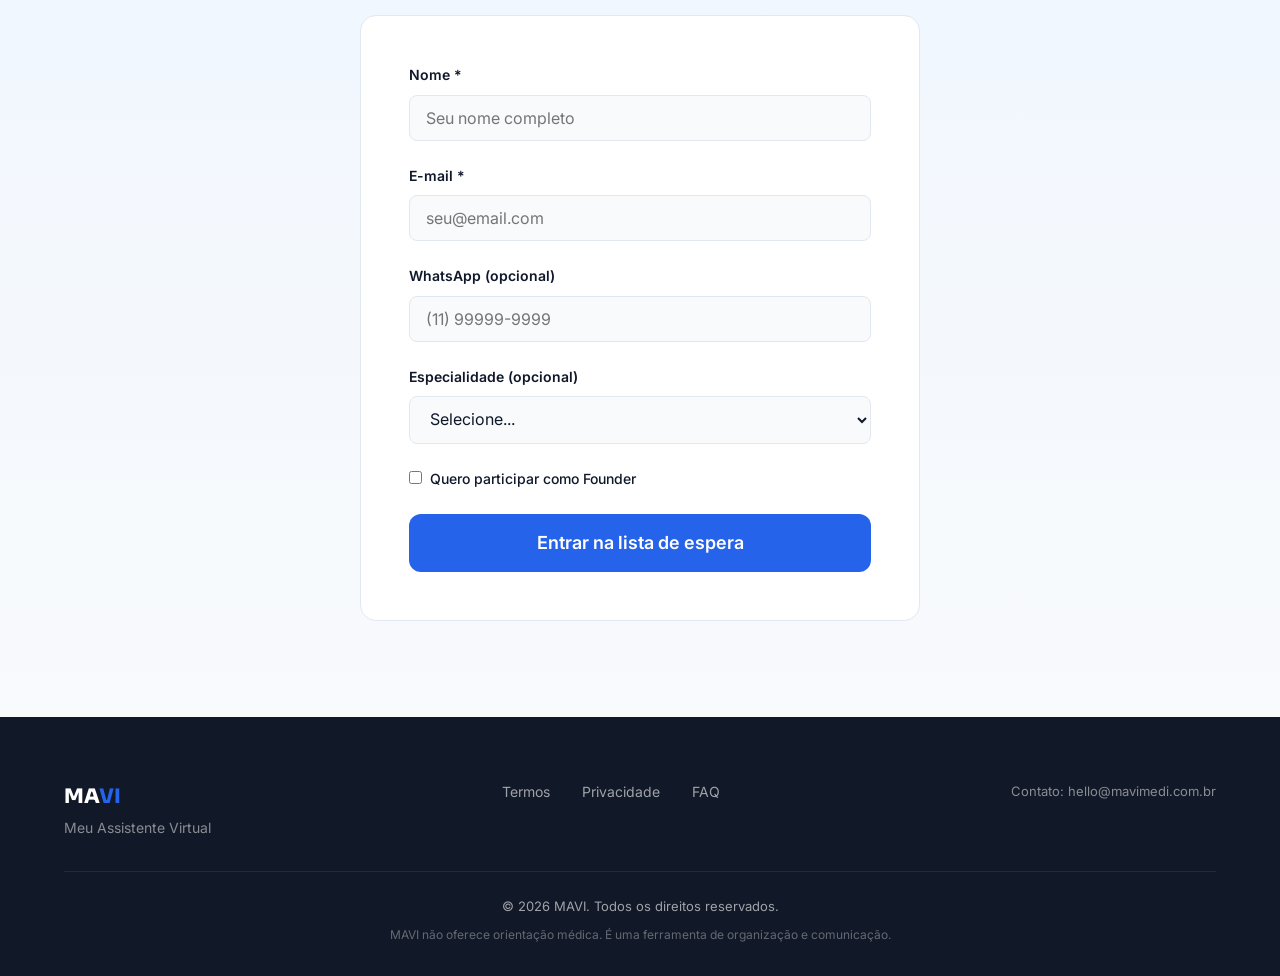
<file: index-b.html>
<!DOCTYPE html>
<html lang="pt-BR">
<head>
  <meta charset="UTF-8">
  <meta http-equiv="refresh" content="0;url=/?v=b">
  <title>MAVI — Redirecionando...</title>
</head>
<body>
  <p>Redirecionando para <a href="/?v=b">MAVI</a>...</p>
</body>
</html>
</file>
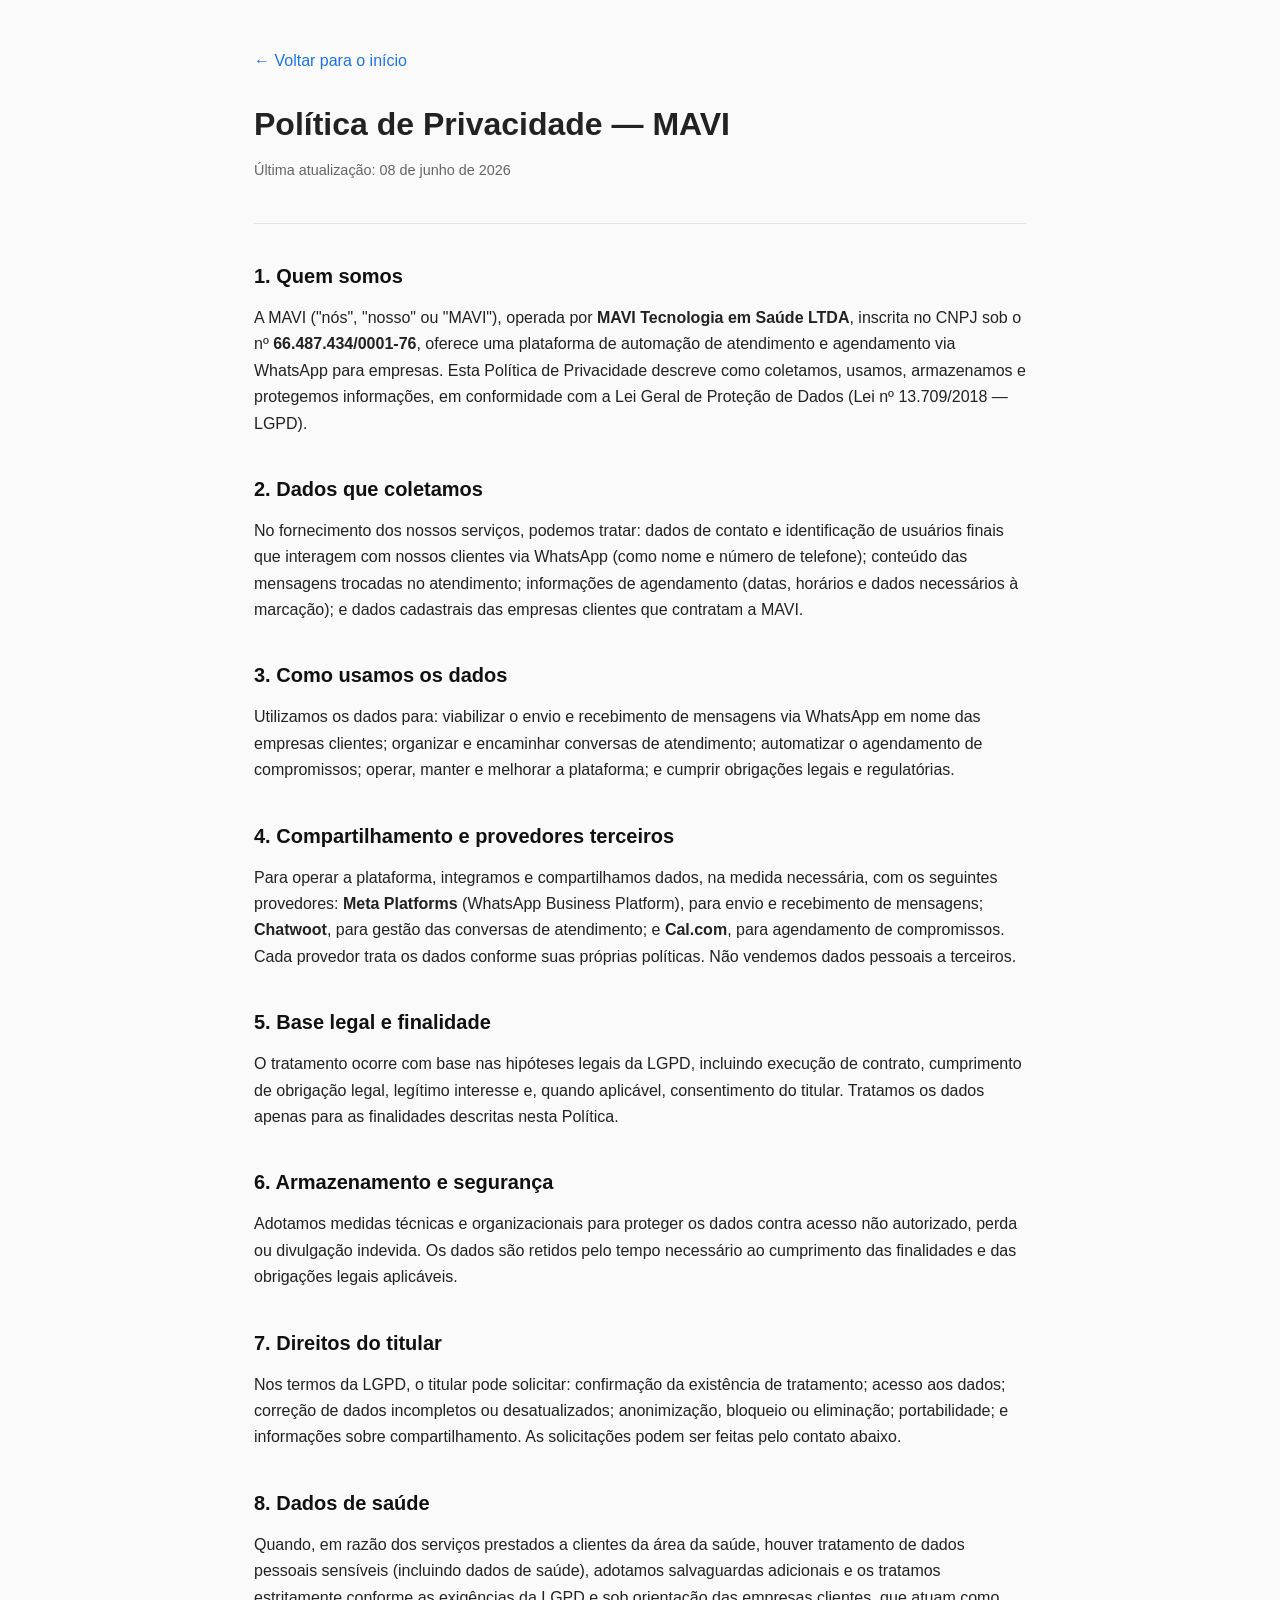
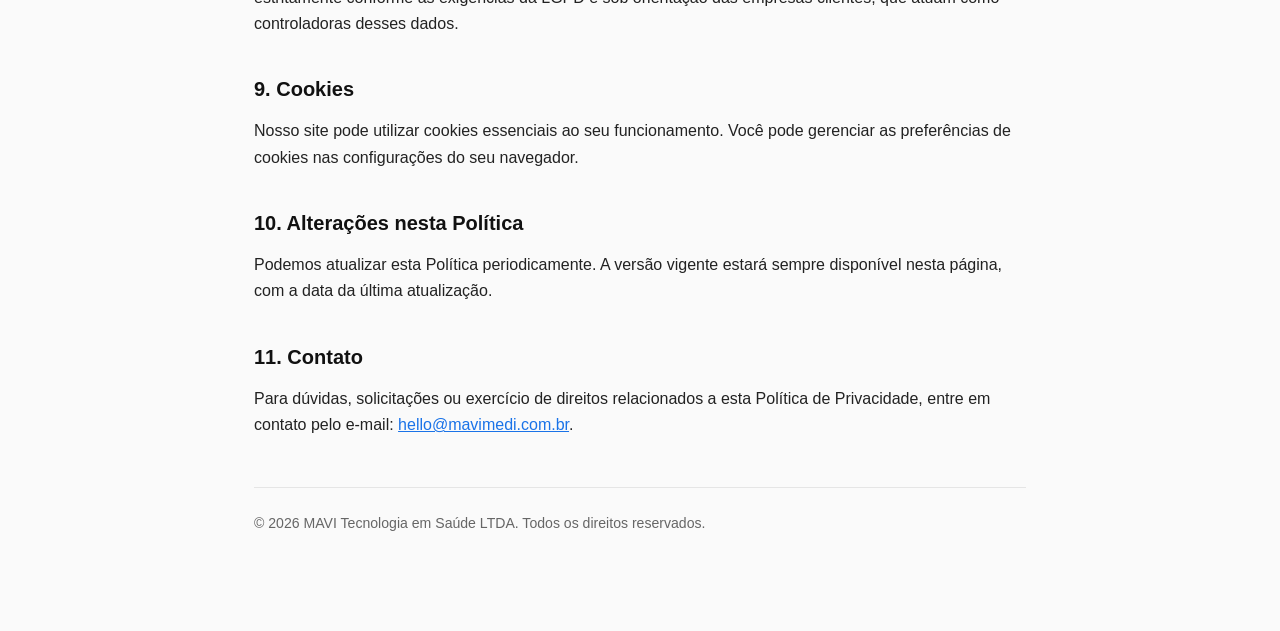
<file: privacidade.html>
<!DOCTYPE html>
<html lang="pt-BR">
<head>
  <meta charset="UTF-8">
  <meta name="viewport" content="width=device-width, initial-scale=1.0">
  <title>Política de Privacidade — MAVI</title>
  <meta name="description" content="Política de Privacidade da MAVI — plataforma de automação de atendimento e agendamento via WhatsApp.">
  <style>
    :root { --azul: #1a73e8; --texto: #222; --cinza: #666; --borda: #e5e5e5; }
    * { box-sizing: border-box; }
    body {
      font-family: -apple-system, BlinkMacSystemFont, "Segoe UI", Roboto, Helvetica, Arial, sans-serif;
      color: var(--texto); line-height: 1.65; margin: 0; background: #fafafa;
    }
    .container { max-width: 820px; margin: 0 auto; padding: 48px 24px 80px; }
    header { border-bottom: 1px solid var(--borda); padding-bottom: 24px; margin-bottom: 32px; }
    h1 { font-size: 2rem; margin: 0 0 8px; }
    .atualizado { color: var(--cinza); font-size: 0.9rem; }
    h2 { font-size: 1.25rem; margin: 36px 0 12px; color: #111; }
    p { margin: 0 0 16px; }
    a { color: var(--azul); }
    .aviso {
      background: #fff8e1; border: 1px solid #ffe082; border-radius: 8px;
      padding: 14px 18px; font-size: 0.92rem; color: #5d4037; margin-bottom: 32px;
    }
    footer { margin-top: 48px; padding-top: 24px; border-top: 1px solid var(--borda); color: var(--cinza); font-size: 0.88rem; }
    .voltar { display: inline-block; margin-bottom: 24px; text-decoration: none; }
  </style>
</head>
<body>
  <div class="container">
    <a class="voltar" href="/">← Voltar para o início</a>
    <header>
      <h1>Política de Privacidade — MAVI</h1>
      <p class="atualizado">Última atualização: 08 de junho de 2026</p>
    </header>

    <main>
      <h2>1. Quem somos</h2>
      <p>A MAVI ("nós", "nosso" ou "MAVI"), operada por <strong>MAVI Tecnologia em Saúde LTDA</strong>, inscrita no CNPJ sob o nº <strong>66.487.434/0001-76</strong>, oferece uma plataforma de automação de atendimento e agendamento via WhatsApp para empresas. Esta Política de Privacidade descreve como coletamos, usamos, armazenamos e protegemos informações, em conformidade com a Lei Geral de Proteção de Dados (Lei nº 13.709/2018 — LGPD).</p>

      <h2>2. Dados que coletamos</h2>
      <p>No fornecimento dos nossos serviços, podemos tratar: dados de contato e identificação de usuários finais que interagem com nossos clientes via WhatsApp (como nome e número de telefone); conteúdo das mensagens trocadas no atendimento; informações de agendamento (datas, horários e dados necessários à marcação); e dados cadastrais das empresas clientes que contratam a MAVI.</p>

      <h2>3. Como usamos os dados</h2>
      <p>Utilizamos os dados para: viabilizar o envio e recebimento de mensagens via WhatsApp em nome das empresas clientes; organizar e encaminhar conversas de atendimento; automatizar o agendamento de compromissos; operar, manter e melhorar a plataforma; e cumprir obrigações legais e regulatórias.</p>

      <h2>4. Compartilhamento e provedores terceiros</h2>
      <p>Para operar a plataforma, integramos e compartilhamos dados, na medida necessária, com os seguintes provedores: <strong>Meta Platforms</strong> (WhatsApp Business Platform), para envio e recebimento de mensagens; <strong>Chatwoot</strong>, para gestão das conversas de atendimento; e <strong>Cal.com</strong>, para agendamento de compromissos. Cada provedor trata os dados conforme suas próprias políticas. Não vendemos dados pessoais a terceiros.</p>

      <h2>5. Base legal e finalidade</h2>
      <p>O tratamento ocorre com base nas hipóteses legais da LGPD, incluindo execução de contrato, cumprimento de obrigação legal, legítimo interesse e, quando aplicável, consentimento do titular. Tratamos os dados apenas para as finalidades descritas nesta Política.</p>

      <h2>6. Armazenamento e segurança</h2>
      <p>Adotamos medidas técnicas e organizacionais para proteger os dados contra acesso não autorizado, perda ou divulgação indevida. Os dados são retidos pelo tempo necessário ao cumprimento das finalidades e das obrigações legais aplicáveis.</p>

      <h2>7. Direitos do titular</h2>
      <p>Nos termos da LGPD, o titular pode solicitar: confirmação da existência de tratamento; acesso aos dados; correção de dados incompletos ou desatualizados; anonimização, bloqueio ou eliminação; portabilidade; e informações sobre compartilhamento. As solicitações podem ser feitas pelo contato abaixo.</p>

      <h2>8. Dados de saúde</h2>
      <p>Quando, em razão dos serviços prestados a clientes da área da saúde, houver tratamento de dados pessoais sensíveis (incluindo dados de saúde), adotamos salvaguardas adicionais e os tratamos estritamente conforme as exigências da LGPD e sob orientação das empresas clientes, que atuam como controladoras desses dados.</p>

      <h2>9. Cookies</h2>
      <p>Nosso site pode utilizar cookies essenciais ao seu funcionamento. Você pode gerenciar as preferências de cookies nas configurações do seu navegador.</p>

      <h2>10. Alterações nesta Política</h2>
      <p>Podemos atualizar esta Política periodicamente. A versão vigente estará sempre disponível nesta página, com a data da última atualização.</p>

      <h2>11. Contato</h2>
      <p>Para dúvidas, solicitações ou exercício de direitos relacionados a esta Política de Privacidade, entre em contato pelo e-mail: <a href="mailto:hello@mavimedi.com.br">hello@mavimedi.com.br</a>.</p>
    </main>

    <footer>
      <p>© 2026 MAVI Tecnologia em Saúde LTDA. Todos os direitos reservados.</p>
    </footer>
  </div>
</body>
</html>
</file>
<file: assets/css/styles.css>
/* ======================================================
   MAVI — Landing Page Styles
   Calm blue palette, premium SaaS, conversion-focused
   ====================================================== */

/* --- Reset & Base --- */
*,
*::before,
*::after {
  box-sizing: border-box;
  margin: 0;
  padding: 0;
}

:root {
  /* Brand colours */
  --mavi-navy: #0B1220;
  --mavi-blue: #2563EB;
  --mavi-blue-hover: #1D4ED8;
  --mavi-blue-light: #DBEAFE;
  --mavi-blue-50: #EFF6FF;
  --mavi-teal: #14B8A6;
  --mavi-bg: #F8FAFC;
  --mavi-border: #E2E8F0;
  --mavi-text: #0F172A;
  --mavi-muted: #64748B;
  --mavi-graphite: #111827;
  --mavi-white: #FFFFFF;
  --mavi-red: #DC2626;

  /* Typography */
  --font-body: 'Inter', system-ui, -apple-system, sans-serif;
  --font-heading: 'Sora', var(--font-body);

  /* Spacing scale */
  --space-xs: 0.25rem;
  --space-sm: 0.5rem;
  --space-md: 1rem;
  --space-lg: 1.5rem;
  --space-xl: 2rem;
  --space-2xl: 3rem;
  --space-3xl: 4rem;
  --space-4xl: 6rem;

  /* Radius */
  --radius-sm: 0.375rem;
  --radius-md: 0.5rem;
  --radius-lg: 0.75rem;
  --radius-xl: 1rem;
  --radius-full: 9999px;

  /* Shadows */
  --shadow-sm: 0 1px 2px rgba(11, 18, 32, 0.05);
  --shadow-md: 0 4px 12px rgba(11, 18, 32, 0.08);
  --shadow-lg: 0 8px 24px rgba(11, 18, 32, 0.12);
  --shadow-xl: 0 16px 48px rgba(11, 18, 32, 0.16);

  /* Transitions */
  --transition-fast: 150ms ease;
  --transition-base: 250ms ease;
}

@media (prefers-reduced-motion: reduce) {
  *,
  *::before,
  *::after {
    animation-duration: 0.01ms !important;
    animation-iteration-count: 1 !important;
    transition-duration: 0.01ms !important;
    scroll-behavior: auto !important;
  }
}

html {
  scroll-behavior: smooth;
  -webkit-text-size-adjust: 100%;
}

body {
  font-family: var(--font-body);
  font-size: 1rem;
  line-height: 1.6;
  color: var(--mavi-text);
  background: var(--mavi-bg);
  -webkit-font-smoothing: antialiased;
  -moz-osx-font-smoothing: grayscale;
}

img {
  max-width: 100%;
  height: auto;
  display: block;
}

a {
  color: var(--mavi-blue);
  text-decoration: none;
  transition: color var(--transition-fast);
}

a:hover {
  color: var(--mavi-blue-hover);
}

a:focus-visible,
button:focus-visible,
input:focus-visible,
select:focus-visible,
textarea:focus-visible {
  outline: 2px solid var(--mavi-blue);
  outline-offset: 2px;
}

ul, ol {
  list-style: none;
}

h1, h2, h3, h4, h5, h6 {
  font-family: var(--font-heading);
  font-weight: 700;
  line-height: 1.2;
  color: var(--mavi-navy);
}

/* --- Utility --- */
.container {
  width: 100%;
  max-width: 1200px;
  margin: 0 auto;
  padding: 0 var(--space-lg);
}

.sr-only {
  position: absolute;
  width: 1px;
  height: 1px;
  padding: 0;
  margin: -1px;
  overflow: hidden;
  clip: rect(0, 0, 0, 0);
  white-space: nowrap;
  border: 0;
}

.section {
  padding: var(--space-4xl) 0;
}

.section-title {
  font-size: clamp(1.75rem, 4vw, 2.5rem);
  text-align: center;
  margin-bottom: var(--space-md);
}

.section-subtitle {
  font-size: 1.125rem;
  color: var(--mavi-muted);
  text-align: center;
  max-width: 640px;
  margin: 0 auto var(--space-3xl);
}

/* --- Buttons --- */
.btn {
  display: inline-flex;
  align-items: center;
  justify-content: center;
  gap: var(--space-sm);
  font-family: var(--font-body);
  font-weight: 600;
  font-size: 1rem;
  padding: 0.75rem 1.75rem;
  border-radius: var(--radius-md);
  border: none;
  cursor: pointer;
  transition: all var(--transition-base);
  text-decoration: none;
  line-height: 1.4;
}

.btn-primary {
  background: var(--mavi-blue);
  color: var(--mavi-white);
}

.btn-primary:hover {
  background: var(--mavi-blue-hover);
  color: var(--mavi-white);
  transform: translateY(-1px);
  box-shadow: var(--shadow-md);
}

.btn-secondary {
  background: transparent;
  color: var(--mavi-blue);
  border: 2px solid var(--mavi-blue);
}

.btn-secondary:hover {
  background: var(--mavi-blue);
  color: var(--mavi-white);
  transform: translateY(-1px);
}

.btn-white {
  background: var(--mavi-white);
  color: var(--mavi-blue);
}

.btn-white:hover {
  background: var(--mavi-bg);
  transform: translateY(-1px);
  box-shadow: var(--shadow-md);
}

.btn-outline-white {
  background: transparent;
  color: var(--mavi-white);
  border: 2px solid rgba(255, 255, 255, 0.4);
}

.btn-outline-white:hover {
  background: rgba(255, 255, 255, 0.1);
  color: var(--mavi-white);
  border-color: rgba(255, 255, 255, 0.7);
}

.btn-lg {
  padding: 1rem 2.25rem;
  font-size: 1.125rem;
  border-radius: var(--radius-lg);
}

/* --- Badge / Chip --- */
.badge {
  display: inline-flex;
  align-items: center;
  gap: var(--space-xs);
  padding: 0.25rem 0.75rem;
  font-size: 0.8125rem;
  font-weight: 600;
  border-radius: var(--radius-full);
  background: rgba(37, 99, 235, 0.08);
  color: var(--mavi-blue);
}

/* =====================
   NAVBAR
   ===================== */
.navbar {
  position: fixed;
  top: 0;
  left: 0;
  right: 0;
  z-index: 1000;
  background: rgba(248, 250, 252, 0.92);
  backdrop-filter: blur(12px);
  -webkit-backdrop-filter: blur(12px);
  border-bottom: 1px solid var(--mavi-border);
  transition: box-shadow var(--transition-base);
}

.navbar.scrolled {
  box-shadow: var(--shadow-sm);
}

.navbar__inner {
  display: flex;
  align-items: center;
  justify-content: space-between;
  height: 72px;
}

.navbar__logo {
  font-family: var(--font-heading);
  font-size: 1.5rem;
  font-weight: 800;
  color: var(--mavi-navy);
  letter-spacing: -0.02em;
}

.navbar__logo span {
  color: var(--mavi-blue);
}

.navbar__links {
  display: flex;
  align-items: center;
  gap: var(--space-xl);
}

.navbar__links a {
  font-size: 0.9375rem;
  font-weight: 500;
  color: var(--mavi-muted);
  transition: color var(--transition-fast);
}

.navbar__links a:hover {
  color: var(--mavi-text);
}

.navbar__cta {
  margin-left: var(--space-md);
}

/* Mobile menu toggle */
.navbar__toggle {
  display: none;
  background: none;
  border: none;
  cursor: pointer;
  padding: var(--space-sm);
}

.navbar__toggle span {
  display: block;
  width: 24px;
  height: 2px;
  background: var(--mavi-text);
  margin: 6px 0;
  transition: all var(--transition-fast);
  border-radius: 2px;
}

.navbar__toggle.active span:nth-child(1) {
  transform: rotate(45deg) translate(5px, 6px);
}

.navbar__toggle.active span:nth-child(2) {
  opacity: 0;
}

.navbar__toggle.active span:nth-child(3) {
  transform: rotate(-45deg) translate(5px, -6px);
}

/* =====================
   HERO
   ===================== */
.hero {
  padding: calc(72px + var(--space-4xl)) 0 var(--space-4xl);
  background: linear-gradient(180deg, var(--mavi-blue-50) 0%, var(--mavi-bg) 100%);
  text-align: center;
}

.hero__badge {
  margin-bottom: var(--space-lg);
}

.hero__title {
  font-size: clamp(2rem, 5.5vw, 3.5rem);
  max-width: 800px;
  margin: 0 auto var(--space-lg);
  letter-spacing: -0.025em;
}

.hero__subtitle {
  font-size: clamp(1.0625rem, 2vw, 1.25rem);
  color: var(--mavi-muted);
  max-width: 620px;
  margin: 0 auto var(--space-xl);
  line-height: 1.7;
}

.hero__bullets {
  display: flex;
  flex-direction: column;
  align-items: center;
  gap: var(--space-sm);
  margin-bottom: var(--space-2xl);
}

.hero__bullets li {
  font-size: 1.0625rem;
  font-weight: 500;
  color: var(--mavi-text);
  display: flex;
  align-items: center;
  gap: var(--space-sm);
}

.hero__bullets li svg {
  width: 20px;
  height: 20px;
  color: var(--mavi-teal);
  flex-shrink: 0;
}

.hero__actions {
  display: flex;
  align-items: center;
  justify-content: center;
  gap: var(--space-md);
  flex-wrap: wrap;
}

/* =====================
   PROBLEM
   ===================== */
.problem {
  background: var(--mavi-white);
}

.problem__intro {
  font-size: 1.125rem;
  color: var(--mavi-muted);
  text-align: center;
  max-width: 680px;
  margin: 0 auto var(--space-3xl);
  line-height: 1.7;
}

.problem__grid {
  display: grid;
  grid-template-columns: repeat(4, 1fr);
  gap: var(--space-xl);
}

.problem__card {
  background: var(--mavi-bg);
  border: 1px solid var(--mavi-border);
  border-radius: var(--radius-lg);
  padding: var(--space-xl);
  text-align: center;
  transition: all var(--transition-base);
}

.problem__card:hover {
  border-color: var(--mavi-blue);
  box-shadow: var(--shadow-md);
  transform: translateY(-2px);
}

.problem__icon {
  width: 48px;
  height: 48px;
  border-radius: var(--radius-md);
  background: rgba(220, 38, 38, 0.06);
  color: var(--mavi-red);
  display: flex;
  align-items: center;
  justify-content: center;
  margin: 0 auto var(--space-md);
}

.problem__icon svg {
  width: 24px;
  height: 24px;
}

.problem__card h3 {
  font-size: 1.0625rem;
  margin-bottom: var(--space-sm);
}

/* =====================
   SOLUTION
   ===================== */
.solution {
  background: var(--mavi-bg);
}

.solution__intro {
  font-size: 1.125rem;
  color: var(--mavi-muted);
  text-align: center;
  max-width: 680px;
  margin: 0 auto var(--space-3xl);
  line-height: 1.7;
}

.solution__grid {
  display: grid;
  grid-template-columns: repeat(3, 1fr);
  gap: var(--space-xl);
  margin-bottom: var(--space-3xl);
}

.solution__card {
  background: var(--mavi-white);
  border: 1px solid var(--mavi-border);
  border-radius: var(--radius-lg);
  padding: var(--space-2xl);
  transition: all var(--transition-base);
}

.solution__card:hover {
  border-color: var(--mavi-blue);
  box-shadow: var(--shadow-md);
  transform: translateY(-2px);
}

.solution__card-icon {
  width: 48px;
  height: 48px;
  border-radius: var(--radius-md);
  background: rgba(37, 99, 235, 0.08);
  color: var(--mavi-blue);
  display: flex;
  align-items: center;
  justify-content: center;
  margin-bottom: var(--space-lg);
}

.solution__card-icon svg {
  width: 24px;
  height: 24px;
}

.solution__card h3 {
  font-size: 1.125rem;
  margin-bottom: var(--space-sm);
}

.solution__card p {
  font-size: 0.9375rem;
  color: var(--mavi-muted);
  line-height: 1.6;
}

.solution__cta {
  text-align: center;
}

/* =====================
   HOW IT WORKS
   ===================== */
.how-it-works__steps {
  display: grid;
  grid-template-columns: repeat(4, 1fr);
  gap: var(--space-xl);
  counter-reset: step;
}

.step {
  text-align: center;
  position: relative;
}

.step__number {
  width: 48px;
  height: 48px;
  border-radius: 50%;
  background: rgba(37, 99, 235, 0.08);
  color: var(--mavi-blue);
  font-weight: 700;
  font-size: 1.25rem;
  display: inline-flex;
  align-items: center;
  justify-content: center;
  margin-bottom: var(--space-md);
}

.step h3 {
  font-size: 1.0625rem;
  margin-bottom: var(--space-sm);
}

.step p {
  font-size: 0.9375rem;
  color: var(--mavi-muted);
}

/* Arrow connector between steps (desktop) */
.step:not(:last-child)::after {
  content: '';
  position: absolute;
  top: 24px;
  right: -12px;
  width: calc(100% - 48px);
  height: 2px;
  background: var(--mavi-border);
  transform: translateX(50%);
}

/* =====================
   COMPARISON TABLE
   ===================== */
.comparison {
  background: var(--mavi-white);
}

.comparison__table {
  max-width: 720px;
  margin: 0 auto;
  border: 1px solid var(--mavi-border);
  border-radius: var(--radius-lg);
  overflow: hidden;
}

.comparison__table table {
  width: 100%;
  border-collapse: collapse;
}

.comparison__table thead th {
  padding: var(--space-lg) var(--space-xl);
  font-family: var(--font-heading);
  font-size: 1rem;
  font-weight: 700;
  text-align: center;
  background: var(--mavi-bg);
  border-bottom: 2px solid var(--mavi-border);
}

.comparison__table thead th:first-child {
  text-align: left;
}

.comparison__table thead th:last-child {
  color: var(--mavi-blue);
}

.comparison__table tbody td {
  padding: var(--space-md) var(--space-xl);
  font-size: 0.9375rem;
  border-bottom: 1px solid var(--mavi-border);
  text-align: center;
}

.comparison__table tbody td:first-child {
  text-align: left;
  font-weight: 500;
  color: var(--mavi-text);
}

.comparison__table tbody tr:last-child td {
  border-bottom: none;
}

.comparison__check {
  color: var(--mavi-teal);
  font-weight: 700;
}

.comparison__cross {
  color: var(--mavi-red);
  opacity: 0.5;
}

.comparison__check svg,
.comparison__cross svg {
  width: 20px;
  height: 20px;
  display: inline-block;
  vertical-align: middle;
}

/* =====================
   FOUNDERS
   ===================== */
.founders {
  background: var(--mavi-navy);
  color: var(--mavi-white);
  text-align: center;
}

.founders .section-title {
  color: var(--mavi-white);
}

.founders__copy {
  font-size: 1.125rem;
  color: rgba(255, 255, 255, 0.75);
  max-width: 640px;
  margin: 0 auto var(--space-2xl);
  line-height: 1.7;
}

.founders__benefits {
  display: grid;
  grid-template-columns: repeat(4, 1fr);
  gap: var(--space-lg);
  max-width: 800px;
  margin: 0 auto var(--space-2xl);
}

.founders__benefit {
  background: rgba(255, 255, 255, 0.06);
  border: 1px solid rgba(255, 255, 255, 0.1);
  border-radius: var(--radius-lg);
  padding: var(--space-lg);
  font-size: 0.9375rem;
  font-weight: 500;
  color: rgba(255, 255, 255, 0.9);
}

.founders__benefit svg {
  display: block;
  width: 24px;
  height: 24px;
  color: var(--mavi-teal);
  margin: 0 auto var(--space-sm);
}

/* =====================
   PLANS
   ===================== */
.plans {
  background: var(--mavi-bg);
}

.plans__grid {
  display: grid;
  grid-template-columns: repeat(3, 1fr);
  gap: var(--space-xl);
  align-items: start;
}

.plan-card {
  background: var(--mavi-white);
  border: 1px solid var(--mavi-border);
  border-radius: var(--radius-xl);
  padding: var(--space-2xl);
  position: relative;
  transition: all var(--transition-base);
}

.plan-card:hover {
  box-shadow: var(--shadow-lg);
  transform: translateY(-2px);
}

.plan-card--featured {
  border-color: var(--mavi-blue);
  box-shadow: var(--shadow-md);
}

.plan-card__badge {
  position: absolute;
  top: -12px;
  left: 50%;
  transform: translateX(-50%);
}

.plan-card__name {
  font-size: 1.25rem;
  margin-bottom: var(--space-xs);
}

.plan-card__audience {
  font-size: 0.875rem;
  color: var(--mavi-muted);
  margin-bottom: var(--space-lg);
}

.plan-card__price {
  display: flex;
  align-items: baseline;
  gap: 0.125rem;
  margin-bottom: var(--space-lg);
}

.plan-card__price-label {
  font-size: 1rem;
  font-weight: 600;
  color: var(--mavi-muted);
  font-style: italic;
}

.plan-card--featured .plan-card__price-label {
  color: var(--mavi-blue);
}

.plan-card__features {
  margin-bottom: var(--space-xl);
}

.plan-card__features li {
  font-size: 0.9375rem;
  padding: var(--space-sm) 0;
  color: var(--mavi-text);
  display: flex;
  align-items: flex-start;
  gap: var(--space-sm);
}

.plan-card__features li::before {
  content: '\2713';
  color: var(--mavi-teal);
  font-weight: 700;
  flex-shrink: 0;
}

.plan-card .btn {
  width: 100%;
  margin-top: var(--space-lg);
}

/* =====================
   FAQ
   ===================== */
.faq__list {
  max-width: 720px;
  margin: 0 auto;
}

.faq__item {
  border-bottom: 1px solid var(--mavi-border);
}

.faq__question {
  width: 100%;
  display: flex;
  align-items: center;
  justify-content: space-between;
  padding: var(--space-lg) 0;
  background: none;
  border: none;
  cursor: pointer;
  font-family: var(--font-body);
  font-size: 1.0625rem;
  font-weight: 600;
  color: var(--mavi-text);
  text-align: left;
  gap: var(--space-md);
}

.faq__icon {
  width: 24px;
  height: 24px;
  flex-shrink: 0;
  transition: transform var(--transition-base);
}

.faq__item.active .faq__icon {
  transform: rotate(45deg);
}

.faq__answer {
  max-height: 0;
  overflow: hidden;
  transition: max-height var(--transition-base);
}

.faq__answer p {
  padding-bottom: var(--space-lg);
  font-size: 0.9375rem;
  color: var(--mavi-muted);
  line-height: 1.7;
}

/* =====================
   LEAD CAPTURE (Inline section)
   ===================== */
.lead-section {
  background: linear-gradient(180deg, var(--mavi-blue-50) 0%, var(--mavi-bg) 100%);
}

.lead-section .section-title {
  margin-bottom: var(--space-sm);
}

.lead-section .section-subtitle {
  margin-bottom: var(--space-2xl);
}

.lead-form {
  max-width: 560px;
  margin: 0 auto;
  background: var(--mavi-white);
  border: 1px solid var(--mavi-border);
  border-radius: var(--radius-xl);
  padding: var(--space-2xl);
}

.form-group {
  margin-bottom: var(--space-lg);
}

.form-group label {
  display: block;
  font-size: 0.875rem;
  font-weight: 600;
  color: var(--mavi-text);
  margin-bottom: var(--space-sm);
}

.form-group input,
.form-group select,
.form-group textarea {
  width: 100%;
  padding: 0.75rem 1rem;
  font-family: var(--font-body);
  font-size: 1rem;
  color: var(--mavi-text);
  background: var(--mavi-bg);
  border: 1px solid var(--mavi-border);
  border-radius: var(--radius-md);
  transition: border-color var(--transition-fast);
}

.form-group input:focus,
.form-group select:focus,
.form-group textarea:focus {
  border-color: var(--mavi-blue);
  outline: none;
  box-shadow: 0 0 0 3px rgba(37, 99, 235, 0.1);
}

.form-group textarea {
  resize: vertical;
  min-height: 80px;
}

.form-group .error-msg {
  font-size: 0.8125rem;
  color: var(--mavi-red);
  margin-top: var(--space-xs);
  display: none;
}

.form-group.has-error input,
.form-group.has-error select {
  border-color: var(--mavi-red);
}

.form-group.has-error .error-msg {
  display: block;
}

.form-group--checkbox {
  display: flex;
  align-items: flex-start;
  gap: var(--space-sm);
}

.form-group--checkbox input[type="checkbox"] {
  width: auto;
  margin-top: 0.2rem;
  accent-color: var(--mavi-blue);
}

.form-group--checkbox label {
  margin-bottom: 0;
  font-weight: 500;
  cursor: pointer;
}

.form__submit {
  width: 100%;
}

.form__success {
  text-align: center;
  padding: var(--space-2xl) 0;
  display: none;
}

.form__success.active {
  display: block;
}

.form__success__icon {
  width: 56px;
  height: 56px;
  border-radius: 50%;
  background: rgba(20, 184, 166, 0.1);
  color: var(--mavi-teal);
  display: flex;
  align-items: center;
  justify-content: center;
  margin: 0 auto var(--space-md);
}

.form__success__icon svg {
  width: 28px;
  height: 28px;
}

.form__success h3 {
  font-size: 1.25rem;
  margin-bottom: var(--space-sm);
}

.form__success p {
  color: var(--mavi-muted);
}

/* =====================
   LEAD FORM (Modal — for CTA buttons)
   ===================== */
.modal-overlay {
  position: fixed;
  inset: 0;
  z-index: 2000;
  background: rgba(11, 18, 32, 0.6);
  backdrop-filter: blur(4px);
  display: flex;
  align-items: center;
  justify-content: center;
  padding: var(--space-lg);
  opacity: 0;
  visibility: hidden;
  transition: all var(--transition-base);
}

.modal-overlay.active {
  opacity: 1;
  visibility: visible;
}

.modal {
  background: var(--mavi-white);
  border-radius: var(--radius-xl);
  padding: var(--space-2xl);
  width: 100%;
  max-width: 520px;
  max-height: 90vh;
  overflow-y: auto;
  transform: translateY(20px);
  transition: transform var(--transition-base);
}

.modal-overlay.active .modal {
  transform: translateY(0);
}

.modal__header {
  display: flex;
  align-items: center;
  justify-content: space-between;
  margin-bottom: var(--space-xl);
}

.modal__title {
  font-size: 1.5rem;
}

.modal__close {
  width: 36px;
  height: 36px;
  border-radius: 50%;
  border: none;
  background: var(--mavi-bg);
  cursor: pointer;
  display: flex;
  align-items: center;
  justify-content: center;
  font-size: 1.25rem;
  color: var(--mavi-muted);
  transition: all var(--transition-fast);
}

.modal__close:hover {
  background: var(--mavi-border);
  color: var(--mavi-text);
}

/* =====================
   CTA FINAL
   ===================== */
.cta-final {
  background: var(--mavi-navy);
  color: var(--mavi-white);
  text-align: center;
}

.cta-final .section-title {
  color: var(--mavi-white);
}

.cta-final .section-subtitle {
  color: rgba(255, 255, 255, 0.7);
}

.cta-final__actions {
  display: flex;
  align-items: center;
  justify-content: center;
  gap: var(--space-md);
  flex-wrap: wrap;
}

/* =====================
   STICKY MOBILE CTA
   ===================== */
.sticky-cta {
  display: none;
  position: fixed;
  bottom: 0;
  left: 0;
  right: 0;
  z-index: 900;
  background: var(--mavi-white);
  border-top: 1px solid var(--mavi-border);
  padding: var(--space-md) var(--space-lg);
  box-shadow: 0 -4px 12px rgba(11, 18, 32, 0.08);
  transform: translateY(100%);
  transition: transform var(--transition-base);
}

.sticky-cta.visible {
  transform: translateY(0);
}

.sticky-cta .btn {
  width: 100%;
}

/* =====================
   FOOTER
   ===================== */
.footer {
  background: var(--mavi-graphite);
  color: rgba(255, 255, 255, 0.6);
  padding: var(--space-3xl) 0 var(--space-xl);
}

.footer__inner {
  display: flex;
  align-items: flex-start;
  justify-content: space-between;
  flex-wrap: wrap;
  gap: var(--space-lg);
}

.footer__logo {
  font-family: var(--font-heading);
  font-size: 1.25rem;
  font-weight: 800;
  color: var(--mavi-white);
}

.footer__logo span {
  color: var(--mavi-blue);
}

.footer__tagline {
  font-size: 0.875rem;
  color: rgba(255, 255, 255, 0.5);
  margin-top: var(--space-xs);
}

.footer__links {
  display: flex;
  gap: var(--space-xl);
}

.footer__links a {
  font-size: 0.875rem;
  color: rgba(255, 255, 255, 0.6);
}

.footer__links a:hover {
  color: var(--mavi-white);
}

.footer__contact {
  font-size: 0.8125rem;
  color: rgba(255, 255, 255, 0.5);
}

.footer__bottom {
  margin-top: var(--space-xl);
  padding-top: var(--space-lg);
  border-top: 1px solid rgba(255, 255, 255, 0.08);
  text-align: center;
  font-size: 0.8125rem;
}

.footer__disclaimer {
  font-size: 0.75rem;
  color: rgba(255, 255, 255, 0.35);
  margin-top: var(--space-sm);
  max-width: 640px;
  margin-left: auto;
  margin-right: auto;
}

/* =====================
   RESPONSIVE
   ===================== */

/* Tablet */
@media (max-width: 1024px) {
  .problem__grid,
  .solution__grid,
  .plans__grid {
    grid-template-columns: repeat(2, 1fr);
  }

  .how-it-works__steps {
    grid-template-columns: repeat(2, 1fr);
    gap: var(--space-2xl);
  }

  .step:not(:last-child)::after {
    display: none;
  }

  .founders__benefits {
    grid-template-columns: repeat(2, 1fr);
  }
}

/* Mobile */
@media (max-width: 768px) {
  .navbar__links {
    position: fixed;
    top: 72px;
    left: 0;
    right: 0;
    background: var(--mavi-white);
    flex-direction: column;
    padding: var(--space-xl);
    gap: var(--space-lg);
    border-bottom: 1px solid var(--mavi-border);
    box-shadow: var(--shadow-lg);
    transform: translateY(-100%);
    opacity: 0;
    visibility: hidden;
    transition: all var(--transition-base);
  }

  .navbar__links.active {
    transform: translateY(0);
    opacity: 1;
    visibility: visible;
  }

  .navbar__toggle {
    display: block;
  }

  .navbar__cta {
    margin-left: 0;
    width: 100%;
  }

  .navbar__cta .btn {
    width: 100%;
  }

  .hero {
    padding: calc(72px + var(--space-2xl)) 0 var(--space-2xl);
  }

  .problem__grid,
  .solution__grid,
  .plans__grid,
  .how-it-works__steps {
    grid-template-columns: 1fr;
  }

  .founders__benefits {
    grid-template-columns: 1fr;
  }

  .step:not(:last-child)::after {
    display: none;
  }

  .hero__actions {
    flex-direction: column;
  }

  .hero__actions .btn {
    width: 100%;
  }

  .sticky-cta {
    display: block;
  }

  .comparison__table {
    overflow-x: auto;
  }

  .footer__inner {
    flex-direction: column;
    text-align: center;
  }

  .footer__links {
    flex-direction: column;
    gap: var(--space-md);
  }

  /* Extra padding at bottom so sticky CTA doesn't cover content */
  body {
    padding-bottom: 72px;
  }
}

/* Small mobile */
@media (max-width: 480px) {
  .container {
    padding: 0 var(--space-md);
  }

  .section {
    padding: var(--space-3xl) 0;
  }

  .modal {
    padding: var(--space-lg);
  }

  .lead-form {
    padding: var(--space-lg);
  }
}
</file>
